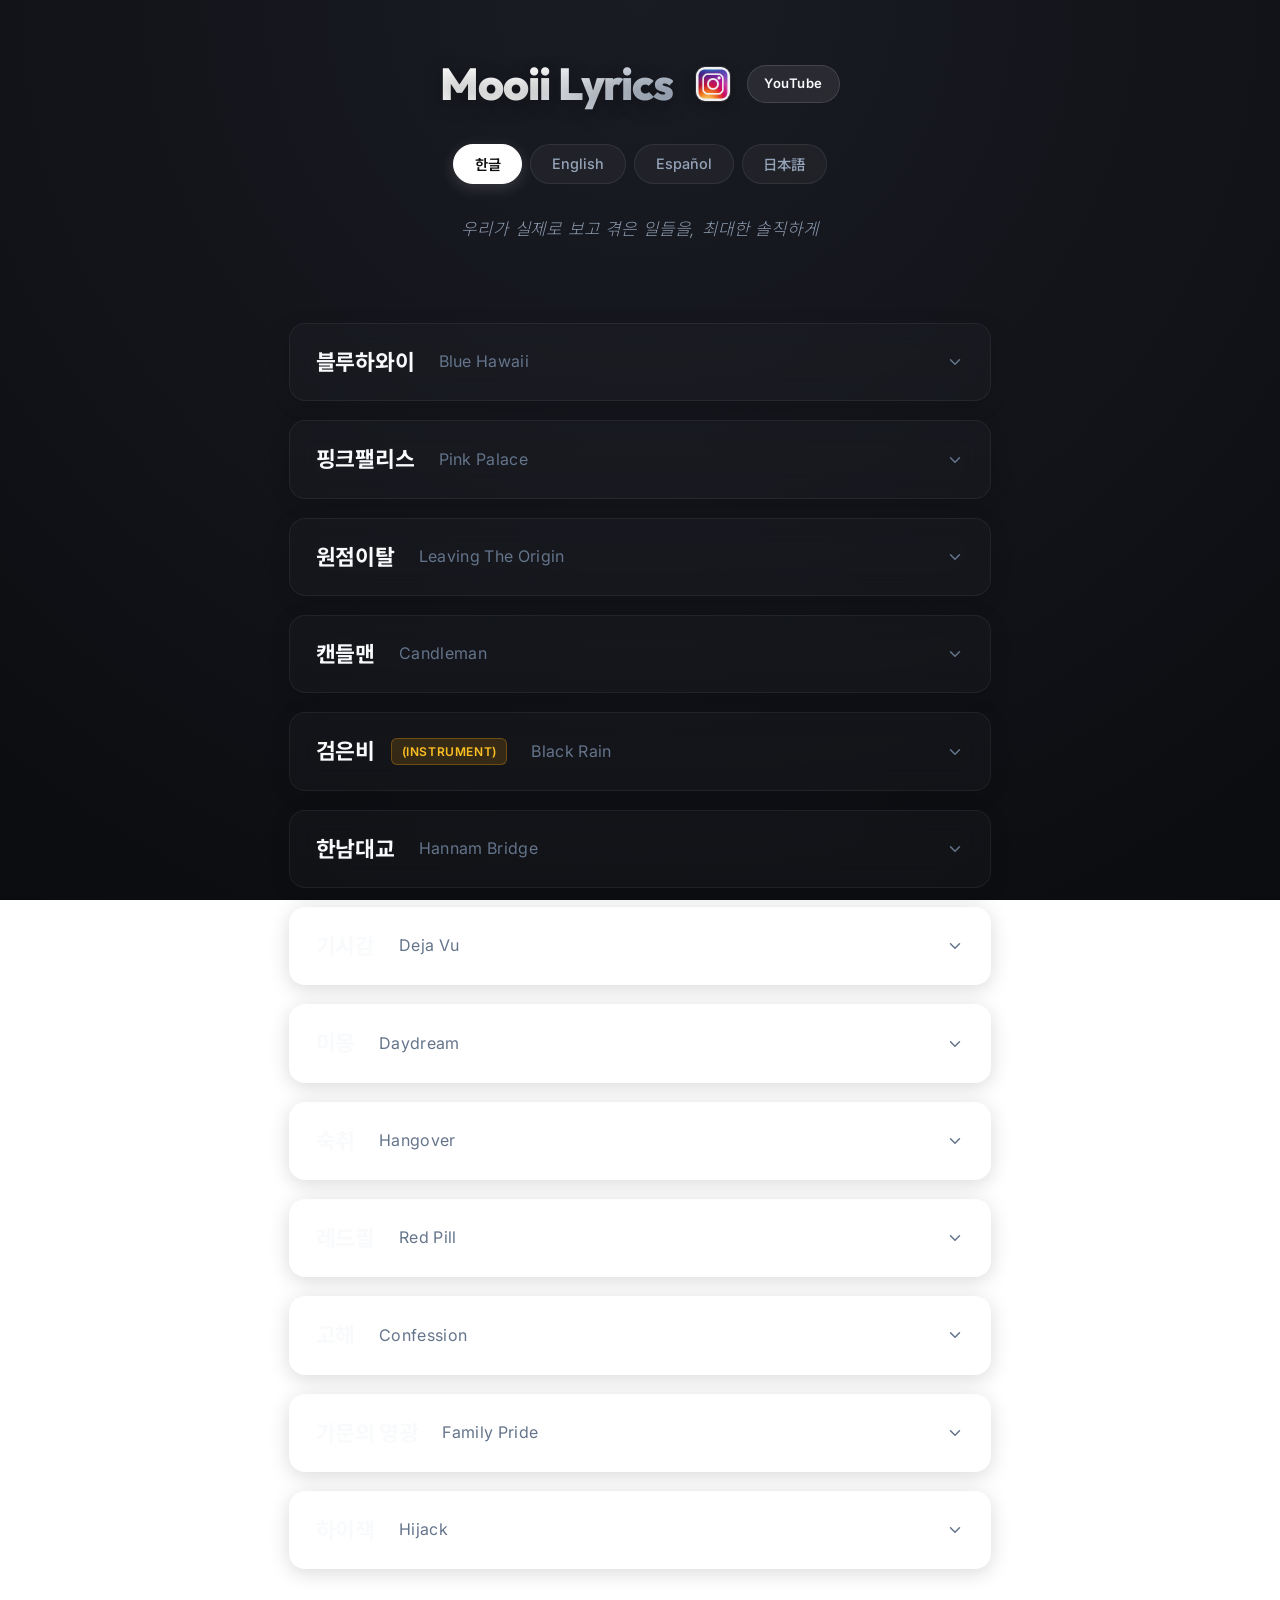
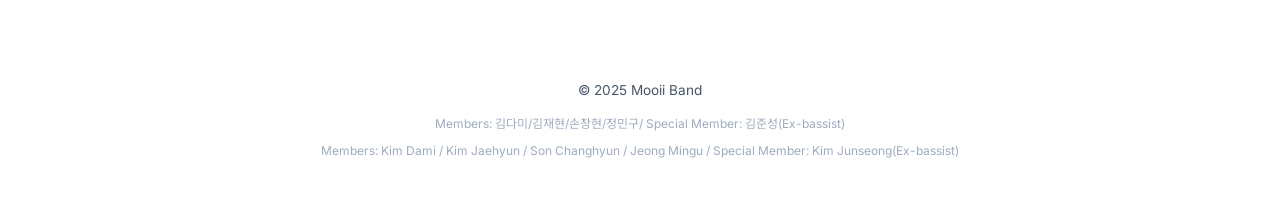
<file: index.html>
<!doctype html>
<html lang="ko">
  <head>
    <meta charset="UTF-8" />
    <meta name="viewport" content="width=device-width, initial-scale=1.0" />
    <title>Mooii Lyrics</title>
    <!-- Google Fonts for premium typography -->
    <link rel="preconnect" href="https://fonts.googleapis.com" />
    <link rel="preconnect" href="https://fonts.gstatic.com" crossorigin />
    <link
      href="https://fonts.googleapis.com/css2?family=Inter:wght@300;400;500;600;700&family=Outfit:wght@400;500;700;800&family=Noto+Sans+KR:wght@300;400;500;700&family=Noto+Sans+JP:wght@300;400;500;700&display=swap"
      rel="stylesheet" />
    <link rel="stylesheet" href="style.css" />
  </head>
  <body>
    <header>
      <div class="header-inner">
        <h1>Mooii Lyrics</h1>
        <a
          href="https://www.instagram.com/bandthemooii/"
          class="insta-link"
          target="_blank"
          aria-label="Mooii Instagram">
          <img src="static/icon.avif" alt="Instagram" class="insta-img" />
        </a>
        <a
          href="https://www.youtube.com/@bandthemooii"
          class="youtube-link"
          target="_blank"
          aria-label="Mooii YouTube">
          YouTube
        </a>
      </div>
      <div class="lang-switch">
        <button data-lang="ko">한글</button>
        <button data-lang="en">English</button>
        <button data-lang="es">Español</button>
        <button data-lang="ja">日本語</button>
      </div>

      <!-- Band slogan that changes dynamically based on selected language -->
      <p id="slogan" class="slogan">
        우리가 실제로 보고 겪은 일들을, 최대한 솔직하게
      </p>
    </header>

    <main id="songs-list">
      <!-- 곡 리스트가 JS로 렌더링됩니다 -->
    </main>

    <footer>
      <p>© 2025 Mooii Band</p>
      <p class="footer-note">
        Members: 김다미/김재현/손창현/정민구/ Special Member: 김준성(Ex-bassist)
      </p>
      <p class="footer-note">
        Members: Kim Dami / Kim Jaehyun / Son Changhyun / Jeong
        Mingu / Special Member: Kim Junseong(Ex-bassist)
      </p>
    </footer>
    <script src="lyrics.js"></script>
  </body>
</html>
</file>
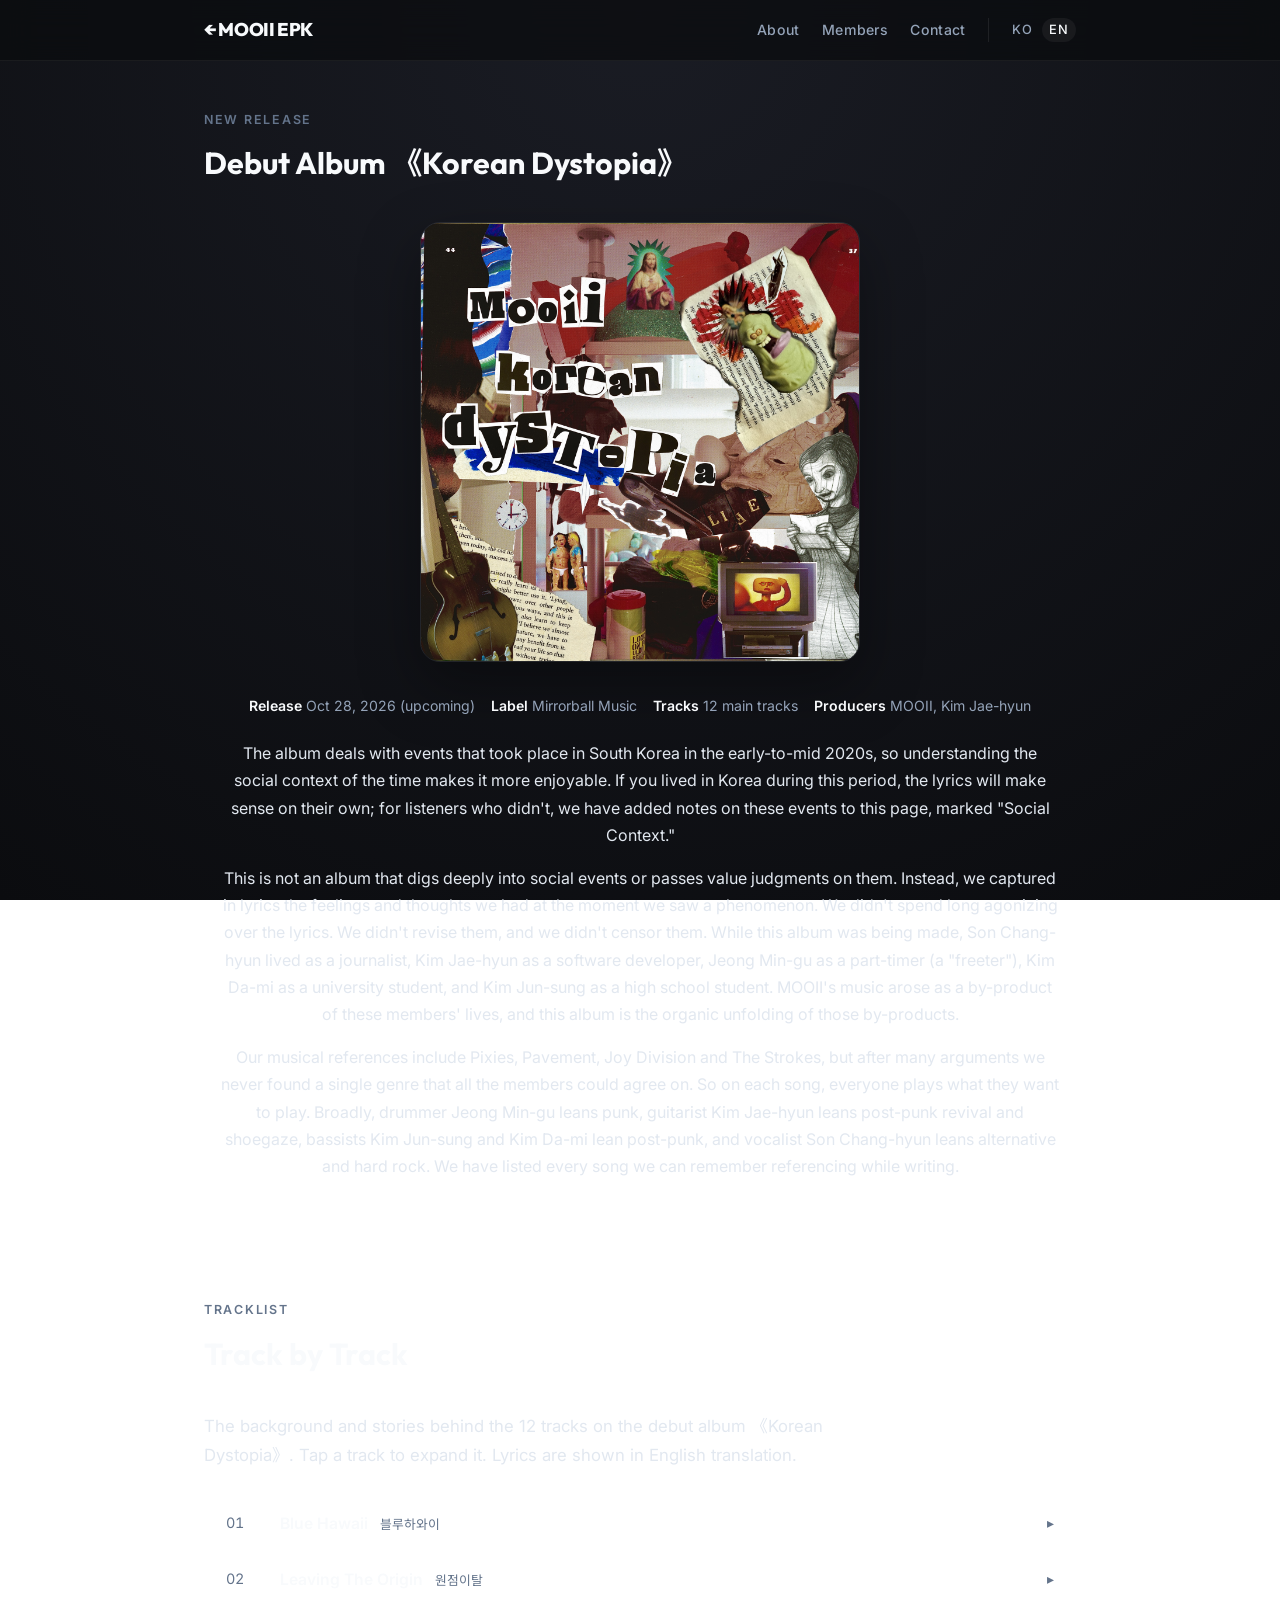
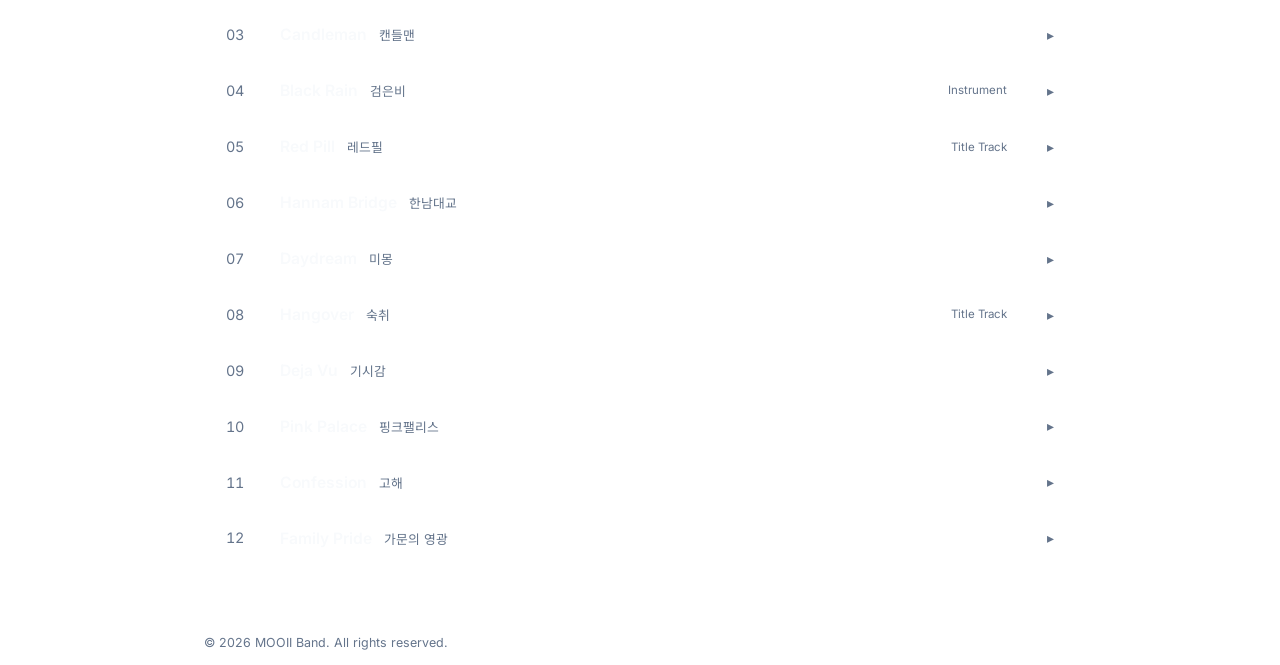
<file: mooii_epk/korean-dystopia-en.html>
<!doctype html>
<html lang="en">
  <head>
    <meta charset="UTF-8" />
    <meta name="viewport" content="width=device-width, initial-scale=1.0" />
    <title>MOOII — Debut Album "Korean Dystopia"</title>
    <meta
      name="description"
      content="MOOII's debut full-length album Korean Dystopia: album introduction, track-by-track stories and social context for international listeners." />
    <meta property="og:title" content="MOOII — Debut Album &quot;Korean Dystopia&quot;" />
    <meta
      property="og:description"
      content="MOOII's debut full-length album Korean Dystopia: album introduction, track-by-track stories and social context for international listeners." />
    <meta property="og:image" content="../static/korean_dystopia_album_cover.jpeg" />
    <meta property="og:type" content="website" />
    <link rel="alternate" hreflang="ko" href="korean-dystopia.html" />

    <link rel="preconnect" href="https://fonts.googleapis.com" />
    <link rel="preconnect" href="https://fonts.gstatic.com" crossorigin />
    <link
      href="https://fonts.googleapis.com/css2?family=Inter:wght@300;400;500;600;700&family=Outfit:wght@400;500;700;800&family=Noto+Sans+KR:wght@300;400;500;700&display=swap"
      rel="stylesheet" />
    <link rel="stylesheet" href="style.css" />
  </head>
  <body>
    <nav class="epk-nav">
      <div class="epk-nav-inner">
        <a class="epk-nav-brand" href="index.html">← MOOII EPK</a>
        <div class="epk-nav-links">
          <a href="index.html#about">About</a>
          <a href="index.html#members">Members</a>
          <a href="index.html#contact">Contact</a>
          <span class="lang-toggle">
            <a href="korean-dystopia.html" hreflang="ko">KO</a>
            <a href="korean-dystopia-en.html" class="active" aria-current="true">EN</a>
          </span>
        </div>
      </div>
    </nav>

    <main class="wrap" style="padding-top: 3rem;">
      <section style="border-top: none; padding-top: 0;">
        <div class="section-head">
          <p class="section-kicker">New Release</p>
          <h2>Debut Album 《Korean Dystopia》</h2>
        </div>

        <div class="album-hero">
          <img
            class="album-cover-hero"
            src="../static/korean_dystopia_album_cover.jpeg"
            alt="MOOII debut album Korean Dystopia cover art" />
        </div>

        <div class="album-intro">
          <div class="album-meta">
            <span><b>Release</b> Oct 28, 2026 (upcoming)</span>
            <span><b>Label</b> Mirrorball Music</span>
            <span><b>Tracks</b> 12 main tracks</span>
            <span><b>Producers</b> MOOII, Kim Jae-hyun</span>
          </div>
          <p class="lead">
            The album deals with events that took place in South Korea in the
            early-to-mid 2020s, so understanding the social context of the time
            makes it more enjoyable. If you lived in Korea during this period,
            the lyrics will make sense on their own; for listeners who didn't, we
            have added notes on these events to this page, marked "Social
            Context."
          </p>
          <p class="lead">
            This is not an album that digs deeply into social events or passes
            value judgments on them. Instead, we captured in lyrics the feelings
            and thoughts we had at the moment we saw a phenomenon. We didn't
            spend long agonizing over the lyrics. We didn't revise them, and we
            didn't censor them. While this album was being made, Son Chang-hyun
            lived as a journalist, Kim Jae-hyun as a software developer, Jeong
            Min-gu as a part-timer (a "freeter"), Kim Da-mi as a university
            student, and Kim Jun-sung as a high school student. MOOII's music
            arose as a by-product of these members' lives, and this album is the
            organic unfolding of those by-products.
          </p>
          <p class="lead">
            Our musical references include Pixies, Pavement, Joy Division and The
            Strokes, but after many arguments we never found a single genre that
            all the members could agree on. So on each song, everyone plays what
            they want to play. Broadly, drummer Jeong Min-gu leans punk, guitarist
            Kim Jae-hyun leans post-punk revival and shoegaze, bassists Kim
            Jun-sung and Kim Da-mi lean post-punk, and vocalist Son Chang-hyun
            leans alternative and hard rock. We have listed every song we can
            remember referencing while writing.
          </p>
        </div>
      </section>

      <section>
        <div class="section-head">
          <p class="section-kicker">Tracklist</p>
          <h2>Track by Track</h2>
        </div>
        <p class="lead">
          The background and stories behind the 12 tracks on the debut album
          《Korean Dystopia》. Tap a track to expand it. Lyrics are shown in
          English translation.
        </p>

        <div class="tracklist" style="margin-top: 1.6rem;">
          <details class="track-item">
            <summary class="track-row">
              <span class="no">01</span>
              <span><span class="title">Blue Hawaii</span> <span class="title-ko">블루하와이</span></span>
              <span class="tag"></span>
              <span class="chev">▸</span>
            </summary>
            <div class="track-detail">
              <div class="track-lyrics">
                <p class="lyrics-label">Lyrics</p>
                <p>I set the fire alight
And I tried to burn it all
Those happy faces
They'd drive me fucking crazy 

Would you look at me
Those words were stuck in my throat
If you keep acting like this
I won't just stay put anymore

I'll scare the hell out of them
I'll scare the hell out of them
I'll scare the hell out of them
I'll scare the hell out of them
I'll scare the hell out of them
I'll scare the hell out of them</p>
              </div>
              <div class="track-behind">
                <p class="behind-label">Behind</p>
                <p>In 2023, MOOII was booked for the Namwon Yocheon Beach Festival and decided to bring a song about summer. We had titled it "Blue Hawaii" as a working title and finished all the musical parts, melody included, but the lyrics wouldn't come. That summer was brutally hot and humid, and around then a series of stabbing attacks took place in Korea. We drank beer and talked about it for a long while. The next day, Son Chang-hyun brought in these lyrics. Some members objected to the content, but we had to perform it at the festival the following week, so there was no time to revise and the song came out as it was. They say it's a lyric mocking Choi Won-jong.</p>
              </div>
              <div class="track-social">
                <p class="social-label">Social Context</p>
                <p>In the summer of 2023, a number of high-profile stabbing attacks shocked Korea, including the Sillim Station attack and the Seohyeon Station attack. Choi Won-jong, the perpetrator of the Seohyeon Station attack and the inspiration for this lyric, had been an avid user of online communities with a pro-Japan bent. Afterwards, a culture of mocking pro-Japan users by calling them the "Won-jong gang" (원종단), after his name, took hold.</p>
              </div>
              <div class="track-refs">
                <p class="refs-label">Reference</p>
                <p>Pavement — Summer Babe, Elevate Me Later / Pixies — Surfer Rosa (guitar riffs)</p>
                <p class="refs-label">Motive</p>
                <p>Sillim-dong stabbing attack</p>
              </div>
              <p class="track-credits"><span class="label">credits:</span> Lyrics Son Chang-hyun · Music Kim Jae-hyun, Son Chang-hyun · Arranged by MOOII · Vocals Son Chang-hyun · Backing Vocals Kim Da-mi · Lead Guitar Kim Jae-hyun · Rhythm Guitar Kim Jae-hyun · Acoustic Guitar Son Chang-hyun · Bass Kim Jun-sung · Drums Jeong Min-gu · Mixing Oh Kwon-ho, Kim Jae-hyun · Recorded at Spot Sound Studio, mic'd at Ground Rehearsal Room</p>
            </div>
          </details>
          <details class="track-item">
            <summary class="track-row">
              <span class="no">02</span>
              <span><span class="title">Leaving The Origin</span> <span class="title-ko">원점이탈</span></span>
              <span class="tag"></span>
              <span class="chev">▸</span>
            </summary>
            <div class="track-detail">
              <div class="track-lyrics">
                <p class="lyrics-label">Lyrics</p>
                <p>Every time my eyes open
A reality that I can't accept
Keeps on squeezing me down
While me body continues to shake

Like melting ice
It just flows on 
Even if I try to hold on
I know I never could

Everything(x3) wasn't there from the start
Everything(x3) wasn't there from the start

Everyone around me says
That I'm the dumbass
That I already know that
I know, but I just can't do

Everything(x3) wasn't there from the start
Everything(x3) wasn't there from the start
Everything(x3) wasn't there from the start
Everything(x3) wasn't there from the start</p>
              </div>
              <div class="track-behind">
                <p class="behind-label">Behind</p>
                <p>A song written after a breakup. The original title was "Dawn" (여명), but since the next song written was "Hangover" (숙취), Jeong Min-gu said we would end up looking like a band of alcoholics* and changed the title to "Leaving The Origin" (원점이탈).</p>
                <p class="track-note"><em>* Yeomyeong 808 (여명 808) is a famous Korean hangover drink; "yeomyeong" means "dawn."</em></p>
              </div>
              <div class="track-refs">
                <p class="refs-label">Reference</p>
                <p>Pavement — Grounded</p>
                <p class="refs-label">Motive</p>
                <p>Son Chang-hyun's breakup</p>
              </div>
              <p class="track-credits"><span class="label">credits:</span> Lyrics Son Chang-hyun · Music Kim Jae-hyun, Son Chang-hyun · Arranged by MOOII · Vocals Son Chang-hyun · Lead Guitar Kim Jae-hyun · Rhythm Guitar Son Chang-hyun · Bass Kim Da-mi · Drums Jeong Min-gu · Mixing Kim Jae-hyun · Recorded at Harmonics Rehearsal Room</p>
            </div>
          </details>
          <details class="track-item">
            <summary class="track-row">
              <span class="no">03</span>
              <span><span class="title">Candleman</span> <span class="title-ko">캔들맨</span></span>
              <span class="tag"></span>
              <span class="chev">▸</span>
            </summary>
            <div class="track-detail">
              <div class="track-lyrics">
                <p class="lyrics-label">Lyrics</p>
                <p>I built an anthill*
I dragged in everything and built it
With one sweep of a broom
Everything was smashed to pieces

All the plans I made
Turned into scraps of paper
All the plans I made
Turned into scraps of paper

I gathered everything
My tower of Babel collapsed
I'll gather everything
And build it again

A downhill road, someday
Hits the end and climbs back up
If it isn't a mental victory
It's hard to hold on

All the plans I made
Turned into scraps of paper
All the plans I made
Turned into scraps of paper</p>
                <p class="track-note"><em>* "Ant" (개미) is Korean slang for a small retail investor.</em></p>
              </div>
              <div class="track-behind">
                <p class="behind-label">Behind</p>
                <p>A song mocking people who swagger about making a bit of money in a bull market, only to wail about losing a fortune a few days later. Honestly, we made money and lost it too, so it is also a song of self-mockery. Musically, it began when Jeong Min-gu, impressed by a YouTube video titled "Ko Jong-soo vs. Koo Ja-cheol,"* suggested we should have a song that starts this way. The video has no real content — it is a gag video in which photos of Ko Jong-soo's and Koo Ja-cheol's goal celebrations are edited in a confusing, chaotic way purely for laughs.</p>
                <p class="track-note"><em>* Ko Jong-soo and Koo Ja-cheol are Korean football players.</em></p>
                <p><a href="https://www.youtube.com/watch?v=J5N-xcwjYUk" target="_blank" rel="noopener">https://www.youtube.com/watch?v=J5N-xcwjYUk</a></p>
              </div>
              <div class="track-social">
                <p class="social-label">Social Context</p>
                <p>In Korea, bull markets driven by crypto in 2022 and by semiconductors in 2026 drew in large numbers of young investors, and stock and crypto investing spread quickly, especially among men in their twenties. Among the young, a mindset took hold that you can no longer get rich through work alone, so you must save and invest while you are as young as possible. Older generations who criticize this behavior form one axis of the generational conflict. Today, almost no young office workers in their twenties and thirties are without stock investments. But with prices so volatile, some young people have become rich, while others have lost everything they had saved.</p>
              </div>
              <div class="track-refs">
                <p class="refs-label">Reference</p>
                <p>Stevie Ray Vaughan — Pride and Joy / Rabbids Go Home Music — Bătută Din Moldova</p>
                <p class="refs-label">Motive</p>
                <p>2022 Bitcoin bull market / 2026 stock bull market</p>
              </div>
              <p class="track-credits"><span class="label">credits:</span> Lyrics Oh Jun-myung, Son Chang-hyun · Music Kim Jae-hyun, Son Chang-hyun, Jeong Min-gu · Arranged by MOOII · Vocals Son Chang-hyun · Lead Guitar Kim Jae-hyun · Rhythm Guitar Kim Jae-hyun · Bass Kim Jun-sung · Drums Jeong Min-gu · Sound Effects Kim Jae-hyun · Mixing Nam Kyung-un · Recorded at Sanbo Studio</p>
            </div>
          </details>
          <details class="track-item">
            <summary class="track-row">
              <span class="no">04</span>
              <span><span class="title">Black Rain</span> <span class="title-ko">검은비</span></span>
              <span class="tag">Instrument</span>
              <span class="chev">▸</span>
            </summary>
            <div class="track-detail">
              <div class="track-behind">
                <p class="behind-label">Behind</p>
                <p>"Black rain" refers to black-colored rain that falls mixed with dust and radioactive material after a nuclear explosion, a large-scale fire, or heavy air pollution.</p>
                <p>Calm in the beginning, explosive in the middle, and subsiding with a roar at the end. Shoegaze post-rock with a shredding guitar tone.</p>
              </div>
              <div class="track-refs">
                <p class="refs-label">Reference</p>
                <p>Film "Black Rain" (Shohei Imamura) / Super Smash Bros. Melee (2001) OST — All-Star Rest Area / Bulssajo — Seeing the Sunset in Chicken Broth</p>
                <p class="refs-label">Motive</p>
                <p>2026 US–Iran war</p>
              </div>
              <p class="track-credits"><span class="label">credits:</span> Music Kim Jae-hyun, Oh Jun-myung · Arranged by MOOII · Guitar Kim Jae-hyun · Bass Kim Jun-sung · Drums Jeong Min-gu · Mixing Kim Jae-hyun · Recorded at Sanbo Studio</p>
            </div>
          </details>
          <details class="track-item">
            <summary class="track-row">
              <span class="no">05</span>
              <span><span class="title">Red Pill</span> <span class="title-ko">레드필</span></span>
              <span class="tag">Title Track</span>
              <span class="chev">▸</span>
            </summary>
            <div class="track-detail">
              <div class="track-lyrics">
                <p class="lyrics-label">Lyrics</p>
                <p>The one
Held in your hand
I swallowed that red pill
Irresponsibly
I held you inside my dream
Please don't blame me

Soaked
Completely in fear
Stay inside my dream
Still
Nothing in me has changed
But the world feels so far away

Already
Gone
Still
Alive
Look
At me
Say
You like me

Even if I scream
That everyone
Should just die
Only dizzy
Voices
Keep echoing back

Now nothing
Works anymore
I should
Die first

Already
Gone
Still
Alive
Look
At me
Say
You like me</p>
              </div>
              <div class="track-behind">
                <p class="behind-label">Behind</p>
                <p>One day at rehearsal, Kim Jun-sung and Kim Jae-hyun arrived on time, while Jeong Min-gu and Son Chang-hyun were late. The two in the rehearsal room had nothing to say to each other, so Kim Jun-sung sang along to a bass line he was playing and Kim Jae-hyun layered a guitar line on top. To Jeong Min-gu and Son Chang-hyun, arriving later, it sounded like a pretty good song, and Kim Jun-sung finished the lyrics that same day, so the song came together in no time.</p>
              </div>
              <div class="track-refs">
                <p class="refs-label">Reference</p>
                <p>Joy Division — Transmission</p>
                <p class="refs-label">Motive</p>
                <p>An acquaintance who subscribes to Andrew Tate's YouTube channel</p>
              </div>
              <p class="track-credits"><span class="label">credits:</span> Lyrics Kim Jun-sung · Music Kim Jun-sung · Arranged by MOOII · Vocals Son Chang-hyun · Lead Guitar Kim Jae-hyun · Rhythm Guitar 1 Kim Jae-hyun · Rhythm Guitar 2 Son Chang-hyun · Bass Kim Jun-sung · Drums Jeong Min-gu · Sound Effects Oh Kwon-ho · Mixing Oh Kwon-ho · Recorded at Sanbo Studio &amp; Kim Jae-hyun's studio</p>
            </div>
          </details>
          <details class="track-item">
            <summary class="track-row">
              <span class="no">06</span>
              <span><span class="title">Hannam Bridge</span> <span class="title-ko">한남대교</span></span>
              <span class="tag"></span>
              <span class="chev">▸</span>
            </summary>
            <div class="track-detail">
              <div class="track-lyrics">
                <p class="lyrics-label">Lyrics</p>
                <p>It was really nothing
The day we first met
Was turning a bit colder for some reason
It was really nothing
The words we first exchanged
Was getting a bit tipsy for some reason

The two of us that first met on that day
We became one somewhere
As dawn broke, we parted ways
And we headed to a nameless street

Nothing really happened
Nothing really happened
Nothing really happened
Nothing really happened

The two of us that first met on that day
We became one somewhere
As dawn broke, we parted ways
And we headed to a nameless street

Nothing really happened
Nothing really happened
Nothing really happened
Nothing really happened

Nothing really happened
Nothing really happened
Nothing really happened
Nothing really happened</p>
              </div>
              <div class="track-behind">
                <p class="behind-label">Behind</p>
                <p>A story based on real events.</p>
              </div>
              <div class="track-refs">
                <p class="refs-label">Reference</p>
                <p>Hye-eun-i — Third Han River Bridge (제3한강교) / The Smiths — This Charming Man / The Smiths — Heaven Knows I'm Miserable Now</p>
              </div>
              <p class="track-credits"><span class="label">credits:</span> Lyrics Oh Jun-myung · Music Son Chang-hyun · Arranged by MOOII · Vocals Son Chang-hyun · Lead Guitar Kim Jae-hyun · Rhythm Guitar Son Chang-hyun · Bass Oh Jun-myung · Drums Jeong Min-gu · Mixing Oh Kwon-ho, Kim Jae-hyun · Recorded at Abbey Road Rehearsal Room</p>
            </div>
          </details>
          <details class="track-item">
            <summary class="track-row">
              <span class="no">07</span>
              <span><span class="title">Daydream</span> <span class="title-ko">미몽</span></span>
              <span class="tag"></span>
              <span class="chev">▸</span>
            </summary>
            <div class="track-detail">
              <div class="track-lyrics">
                <p class="lyrics-label">Lyrics</p>
                <p>You said goodbye, and I knew this was the end
It will scatter as time goes by, who doesn't know it's no big deal
An empty feeling, a bit of regret, I keep it inside without saying a word
But I get thirsty again, and I'll probably repeat the same things

F*ck, so damn sh*tty</p>
              </div>
              <div class="track-behind">
                <p class="behind-label">Behind</p>
                <p>A song made while the members were in the middle of a bad stretch with each other, jamming in silence without much thought. We finished it with lyrics that carry Son Chang-hyun's personal regrets.</p>
              </div>
              <div class="track-refs">
                <p class="refs-label">Reference</p>
                <p>Film "Sweet Dream" (Mimong, Yang Ju-nam) / My Bloody Valentine — To Here Knows When</p>
              </div>
              <p class="track-credits"><span class="label">credits:</span> Lyrics Son Chang-hyun · Music Kim Jae-hyun, Son Chang-hyun · Arranged by MOOII · Vocals Son Chang-hyun · Lead Guitar Kim Jae-hyun · Rhythm Guitar Kim Jun-sung · Bass Kim Da-mi · Drums Jeong Min-gu · Sound Effects Kim Jae-hyun · Mixing Kim Jae-hyun · Recorded at Harmonics Rehearsal Room</p>
            </div>
          </details>
          <details class="track-item">
            <summary class="track-row">
              <span class="no">08</span>
              <span><span class="title">Hangover</span> <span class="title-ko">숙취</span></span>
              <span class="tag">Title Track</span>
              <span class="chev">▸</span>
            </summary>
            <div class="track-detail">
              <div class="track-lyrics">
                <p class="lyrics-label">Lyrics</p>
                <p>The whole world makes me puke
Everything gets me to regret
But I know it doesn't mean anything
Just don't talk to me for a sec
I've become too miserable
I can't even swallow water
My head starts to go dizzy again
Can't squeeze a nap in here or there

I got to know her name yesterday
That girl with dark hair
As if she's never known me
She disappears in a blink of an eye
I was shoulder to shoulder with
That man with red hair
But as if he's never known me
He disappears without a goodbye
Just dont talk to me for a sec
Just dont talk to me for a sec
Please just dont talk to me for a sec
I beg you dont talk to me for a sec
Just dont talk to me for a sec
Just dont talk to me for a sec
Wait just dont talk to me for a sec
Please just let me be alone
Just leave me here alone
Just let me be alone</p>
              </div>
              <div class="track-behind">
                <p class="behind-label">Behind</p>
                <p>A song built on the worst hangover Kim Jae-hyun ever had, after drinking on top of cold medicine. The line "Don't talk to me for a moment" is what he wanted to say to the guy who shouted at him to get out of the way while he was half-dead in a bathroom at Busan Station.</p>
              </div>
              <div class="track-refs">
                <p class="refs-label">Reference</p>
                <p>McCarthy — Red Sleeping Beauty</p>
                <p class="refs-label">Motive</p>
                <p>2023, Kim Jae-hyun's hangover</p>
              </div>
              <p class="track-credits"><span class="label">credits:</span> Lyrics Kim Jae-hyun, Oh Jun-myung · Music Kim Jae-hyun, Son Chang-hyun · Arranged by MOOII · Vocals Son Chang-hyun · Lead Guitar Kim Jae-hyun · Rhythm Guitar Kim Jae-hyun · Bass Kim Jun-sung · Drums Jeong Min-gu · Mixing Oh Kwon-ho · Recorded at Lopamel Studio, mic'd at Bully Rehearsal Room</p>
            </div>
          </details>
          <details class="track-item">
            <summary class="track-row">
              <span class="no">09</span>
              <span><span class="title">Deja Vu</span> <span class="title-ko">기시감</span></span>
              <span class="tag"></span>
              <span class="chev">▸</span>
            </summary>
            <div class="track-detail">
              <div class="track-lyrics">
                <p class="lyrics-label">Lyrics</p>
                <p>That girl I met today
Feels like I've seen her somewhere
Black eyes and black hair
The kind you can see anywhere

Something in the vibe felt similar
It was definitely like this before too

It never really comes true
But I guess I follow like a magnet

Now I feel it every time I meet her
Every time, I feel it like that
Now I feel it every time I meet her
Every time, I feel it like that</p>
              </div>
              <div class="track-behind">
                <p class="behind-label">Behind</p>
                <p>Member B receives news of the death of P, whom they had loved from afar.</p>
              </div>
              <div class="track-refs">
                <p class="refs-label">Reference</p>
                <p>Sister's Barbershop (언니네 이발관) — Times of 2002 (guitar line)</p>
                <p class="refs-label">Motive</p>
                <p>2021, news of the death of an acquaintance of Oh Jun-myung and Kim Jae-hyun</p>
              </div>
              <p class="track-credits"><span class="label">credits:</span> Lyrics Son Chang-hyun, Oh Jun-myung · Music Kim Jae-hyun, Son Chang-hyun · Arranged by MOOII · Vocals Son Chang-hyun · Lead Guitar Kim Jae-hyun · Rhythm Guitar Kim Jae-hyun, Kim Jun-sung · Bass Kim Jun-sung · Drums Jeong Min-gu · Mixing Kim Jae-hyun · Recorded at Sanbo Studio &amp; Kim Jae-hyun's studio</p>
            </div>
          </details>
          <details class="track-item">
            <summary class="track-row">
              <span class="no">10</span>
              <span><span class="title">Pink Palace</span> <span class="title-ko">핑크팰리스</span></span>
              <span class="tag"></span>
              <span class="chev">▸</span>
            </summary>
            <div class="track-detail">
              <div class="track-lyrics">
                <p class="lyrics-label">Lyrics</p>
                <p>I could never see, your naked bodies
The castle crumbled down, from the reddest place
So gracelessly

People know nothing about the blessings they've been given
They believe in idle eternal life, everlasting for them
It doesn't make any sense 

I'm screaming I can’t die just yet, only because I guess that's what I must do
it's not what I really want
If no one can even stand me, how am I even supposed to bear
It's so hypocritical

The princess inside a white castle she prayed
As she started to doubt, he had to face death
The prince with rotting skin, hidden behind his cage
When he came in their view, they all ran away
Despising and loathing him

*"Because their own bodies are just fine"*</p>
              </div>
              <div class="track-behind">
                <p class="behind-label">Behind</p>
                <p>A song about "Pink Palace," a documentary dealing with the sexuality of people with disabilities. Musically, it was finished right away on the day of rehearsal: Jeong Min-gu heard Kim Jae-hyun trying out Michael Jackson's "Black or White" in a Strokes style, and asked him to loosen it up with the languor of a setting sun. That day, Oh Jun-myung was late to rehearsal because of the Solidarity Against Disability Discrimination (SADD) subway protest, which is why disability became the subject of the lyrics. Son Chang-hyun and Jeong Min-gu, who had been deeply impressed by the documentary Pink Palace, suggested naming the song "Pink Palace."</p>
              </div>
              <div class="track-social">
                <p class="social-label">Social Context</p>
                <p>From late 2021 to late 2023, the Solidarity Against Disability Discrimination (SADD, 전장연) kept up protests at major subway stations, blocking passengers from boarding and train doors from opening and closing, which disrupted train service, to demand a larger welfare budget for people with disabilities and the right to leave institutions (deinstitutionalization). The protests inconvenienced many citizens, became a major controversy, and turned public attitudes toward people with disabilities negative. Still, they also became the occasion for the mandatory introduction of low-floor buses and for the partial adoption of laws guaranteeing and supporting the rights of people with disabilities.</p>
              </div>
              <div class="track-refs">
                <p class="refs-label">Reference</p>
                <p>Michael Jackson — Black or White (riff) / The Strokes — The Modern Age</p>
                <p class="refs-label">Motive</p>
                <p>Documentary "Pink Palace"</p>
              </div>
              <p class="track-credits"><span class="label">credits:</span> Lyrics Kim Jae-hyun · Music Kim Jae-hyun, Son Chang-hyun · Arranged by MOOII · Vocals Son Chang-hyun · Lead Guitar Kim Jae-hyun · Rhythm Guitar Kim Jae-hyun, Kim Jun-sung · Bass Kim Jun-sung · Drums Jeong Min-gu · Keyboards Kim Jae-hyun · Mixing Nam Kyung-un · Recorded at Sanbo Studio, mic'd at Bijou Rehearsal Room</p>
            </div>
          </details>
          <details class="track-item">
            <summary class="track-row">
              <span class="no">11</span>
              <span><span class="title">Confession</span> <span class="title-ko">고해</span></span>
              <span class="tag"></span>
              <span class="chev">▸</span>
            </summary>
            <div class="track-detail">
              <div class="track-lyrics">
                <p class="lyrics-label">Lyrics</p>
                <p>Every day I blame you
Saying I did nothing wrong
That's how I barely keep going
That's just how I've been living
With nothing to do, I walk the streets
And then a thought hits me
All the problems
Were made by me

The one who changed was me
The one who changed was me
The one who changed was me
None of this was your fault

The one who changed was me
The one who changed was me
The one who changed was me
Now I can't take it back

I tried with everything I had
To turn back what had changed
But what won't work
Never worked till the end
Now what I'm supposed to do
I don't know anything anymore
Only residue sticks to me and stays

The one who changed was me
The one who changed was me
The one who changed was me
None of this was your fault

The one who changed was me
The one who changed was me
The one who changed was me
Now it's far too late</p>
              </div>
              <div class="track-behind">
                <p class="behind-label">Behind</p>
                <p>A song knocked out in rehearsal the day after Son Chang-hyun broke up with his girlfriend, born from an improvised jam. The original lyrics were rather vulgar: "You con artist bitch, how much money did I spend on you, give me my money back. You ruined my life." But after a few conversations with her, Son Chang-hyun realized he was at fault too, and immediately changed the lyrics to a confession of repentance. Below is the moment we recorded, right after the song came together.</p>
                <audio class="jam-player" controls preload="none" src="../static/confession_jam.m4a"></audio>
                <p><span class="label">Kim Jae-hyun's thoughts:</span> Son Chang-hyun's ex-girlfriend was an international student, and when her WeChat Pay account was suspended* and she was in a bind, he gave her about 5 million won in financial support, including paying her tuition. After they broke up, the fact that he had lent her the money was left to fade away. The total cost of making Korean Dystopia was less than 5 million won; 5 million won is a lot of money, and not paying it back feels like a kind of fraud. I respect Chang-hyun for saying coolly that it's fine not to be paid back, but I don't understand it.</p>
                <p class="track-note"><em>* See "Social Context" below.</em></p>
              </div>
              <div class="track-social">
                <p class="social-label">Social Context</p>
                <p>A Chinese voice-phishing ring operating in Korea was caught after using WeChat Pay as a means of currency exchange. In response, the police took the drastic measure of suspending every foreign-linked account that had attempted currency exchange via WeChat. Innocent people who had tried to exchange money through WeChat, such as international students and tourists, also had their accounts suspended, and Son Chang-hyun's ex-girlfriend was one such case.</p>
              </div>
              <div class="track-refs">
                <p class="refs-label">Reference</p>
                <p>Oasis — Bonehead's Bank Holiday / The Clash — Spanish Bombs</p>
                <p class="refs-label">Motive</p>
                <p>The WeChat Pay suspension of international students, and Son Chang-hyun's breakup</p>
              </div>
              <p class="track-credits"><span class="label">credits:</span> Lyrics Son Chang-hyun · Music Kim Jae-hyun, Son Chang-hyun · Arranged by MOOII · Vocals Son Chang-hyun · Lead Guitar Kim Jae-hyun · Rhythm Guitar Kim Jae-hyun, Kim Jun-sung · Bass Kim Jun-sung · Drums Jeong Min-gu · Mixing Nam Kyung-un · Recorded at Spot Sound Studio, mic'd at Bijou Rehearsal Room</p>
            </div>
          </details>
          <details class="track-item">
            <summary class="track-row">
              <span class="no">12</span>
              <span><span class="title">Family Pride</span> <span class="title-ko">가문의 영광</span></span>
              <span class="tag"></span>
              <span class="chev">▸</span>
            </summary>
            <div class="track-detail">
              <div class="track-lyrics">
                <p class="lyrics-label">Lyrics</p>
                <p>My grandpa, who took the redpill
Talking about the state of affairs on the youtube comment section
Saying he'll make this country great again
Left home with a solemn face

My grandpa, who beat a policeman
They can't just cut him loose this time
Our family's a patriot's family
Our family's a martyr's family

My dad, a vigilant citizen
The biggest fan of MSNBC
Saying he'll make this country great again 
Says republicans should just get lost

My dad who succeeded in astroturfing
They can't just cut him loose this time
Our family's a patriot's family
Our family's a martyr's family

For a reasonable conservative like me
The internet is the only place where I can be free
Saying I fucking hate that feminist politician
I wrote a couple things in the comment section

I finally got a couple hundred likes
But they can't just cut me loose this time
Our family's a patriot's family
Our family's a fucked up family</p>
              </div>
              <div class="track-behind">
                <p class="behind-label">Behind</p>
                <p>Kim Jun-sung, MOOII's former bassist, lived in the same apartment complex as Yoon Suk-yeol, the former president of South Korea*. On the day of his impeachment, the complex descended into chaos with protesters** and police. In the middle of it, Kim Jun-sung slipped out of the complex and recorded the voices on his phone just as they were. The outcry of "The country is ruined!" in the middle of the song is that very voice.</p>
                <p class="track-note"><em>* Yoon Suk-yeol, the 20th president of South Korea, declared martial law in December 2024 and was impeached and removed from office in 2025.</em></p>
                <p class="track-note"><em>** Protesters who supported Yoon Suk-yeol.</em></p>
              </div>
              <div class="track-social">
                <p class="social-label">Social Context</p>
                <p>In Korea, voting tendencies split by generation and gender: people in their 70s and older tend to support right-wing parties, the middle-aged (40s to 60s) tend to support left-wing parties, and the younger generation tends to support right-wing parties again. Men mostly support right-wing parties, and women mostly support left-wing ones. Behind this lie the historical context of Korea's rise from an undeveloped country, through a developing one, to an advanced one, as well as factors such as men's military service.</p>
              </div>
              <div class="track-refs">
                <p class="refs-label">Reference</p>
                <p>Film "Our Grandson Is the Best" (우리손자 베스트, Kim Su-hyeon) / Novel "Three Generations" (삼대, Yeom Sang-seop) / Pink Floyd — Comfortably Numb / White Stripes — Ball and Biscuit (solo) / Led Zeppelin — Moby Dick (Phase 1)</p>
              </div>
              <p class="track-credits"><span class="label">credits:</span> Lyrics Son Chang-hyun, Oh Jun-myung · Music Kim Jae-hyun, Son Chang-hyun · Arranged by MOOII · Vocals Son Chang-hyun · Backing Vocals Kim Da-mi · Lead Guitar Kim Jae-hyun · Rhythm Guitar Son Chang-hyun · Bass Kim Da-mi · Drums Jeong Min-gu · Mixing Nam Kyung-un · Recorded at Spot Sound Studio, mic'd at Ground Rehearsal Room</p>
            </div>
          </details>
        </div>
      </section>
    </main>

    <footer class="wrap">
      <p class="footer-copy">© 2026 MOOII Band. All rights reserved.</p>
    </footer>
  </body>
</html>
</file>
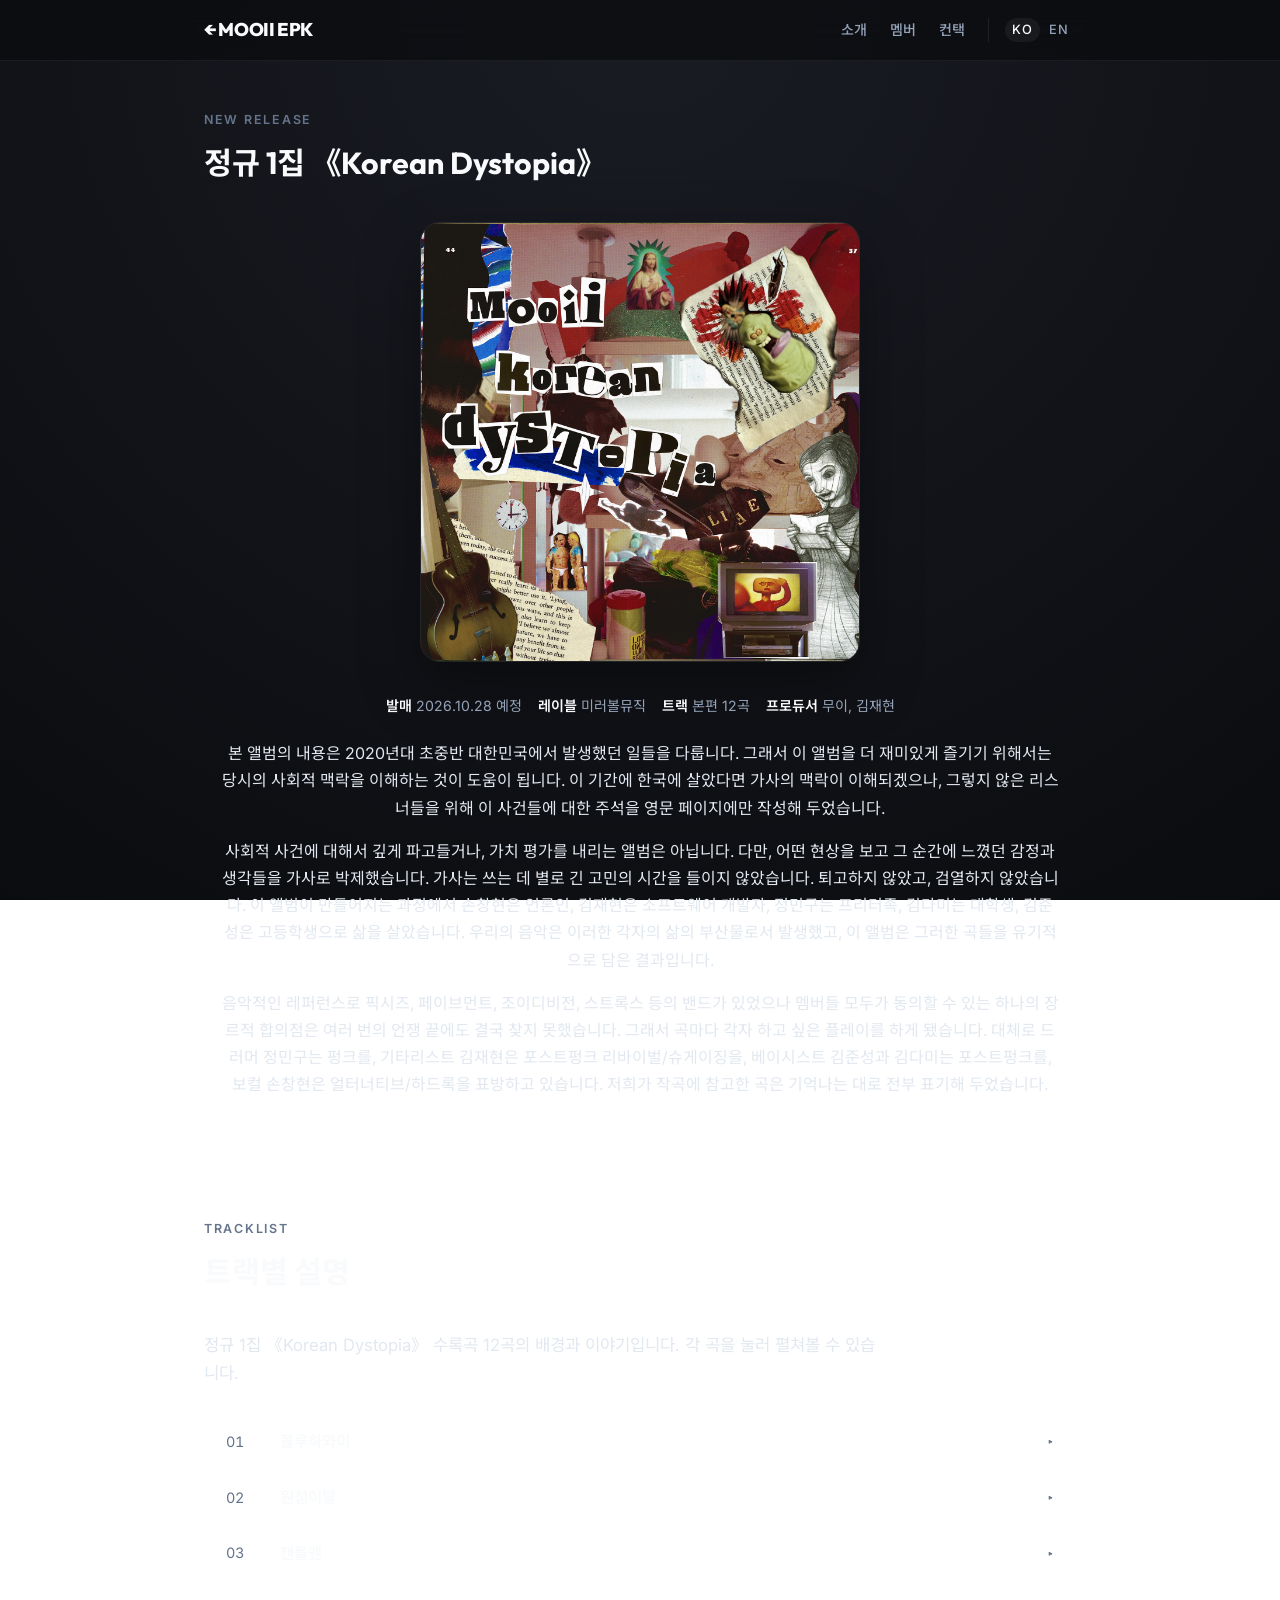
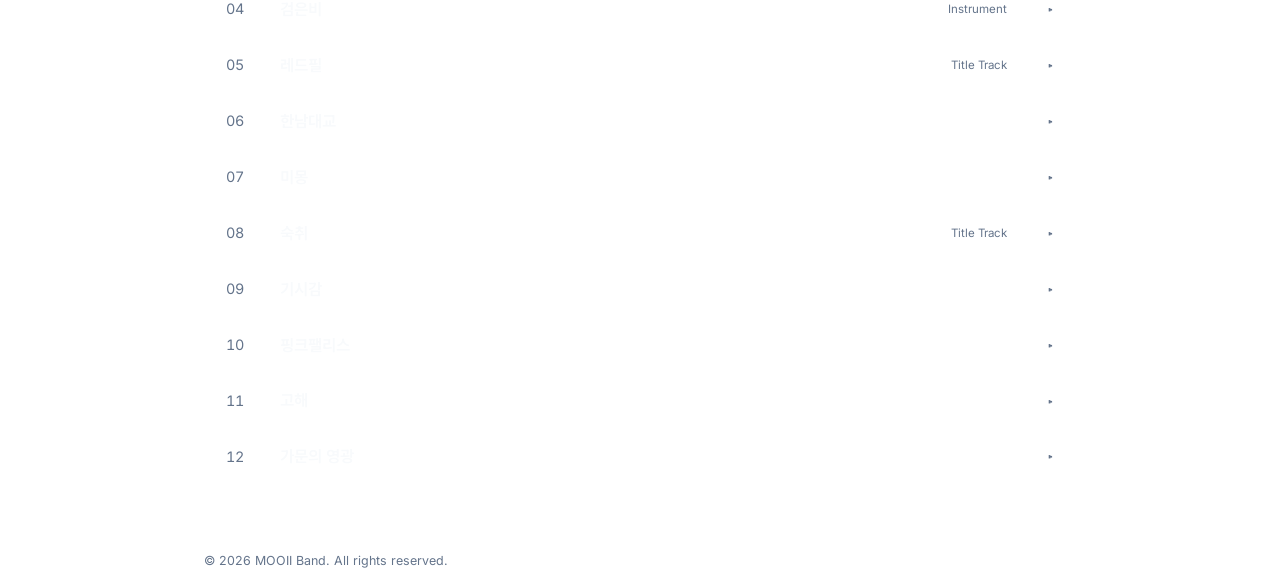
<file: mooii_epk/korean-dystopia.html>
<!doctype html>
<html lang="ko">
  <head>
    <meta charset="UTF-8" />
    <meta name="viewport" content="width=device-width, initial-scale=1.0" />
    <title>MOOII — 정규 1집 《Korean Dystopia》</title>
    <meta
      name="description"
      content="무이(MOOII) 정규 1집 《Korean Dystopia》 앨범 소개와 트랙별 설명." />
    <meta property="og:title" content="MOOII — 정규 1집 《Korean Dystopia》" />
    <meta
      property="og:description"
      content="무이(MOOII) 정규 1집 《Korean Dystopia》 앨범 소개와 트랙별 설명." />
    <meta property="og:image" content="../static/korean_dystopia_album_cover.jpeg" />
    <meta property="og:type" content="website" />
    <link rel="alternate" hreflang="en" href="korean-dystopia-en.html" />

    <link rel="preconnect" href="https://fonts.googleapis.com" />
    <link rel="preconnect" href="https://fonts.gstatic.com" crossorigin />
    <link
      href="https://fonts.googleapis.com/css2?family=Inter:wght@300;400;500;600;700&family=Outfit:wght@400;500;700;800&family=Noto+Sans+KR:wght@300;400;500;700&display=swap"
      rel="stylesheet" />
    <link rel="stylesheet" href="style.css" />
  </head>
  <body>
    <nav class="epk-nav">
      <div class="epk-nav-inner">
        <a class="epk-nav-brand" href="index.html">← MOOII EPK</a>
        <div class="epk-nav-links">
          <a href="index.html#about">소개</a>
          <a href="index.html#members">멤버</a>
          <a href="index.html#contact">컨택</a>
          <span class="lang-toggle">
            <a href="korean-dystopia.html" class="active" aria-current="true">KO</a>
            <a href="korean-dystopia-en.html" hreflang="en">EN</a>
          </span>
        </div>
      </div>
    </nav>

    <main class="wrap" style="padding-top: 3rem;">
      <section style="border-top: none; padding-top: 0;">
        <div class="section-head">
          <p class="section-kicker">New Release</p>
          <h2>정규 1집 《Korean Dystopia》</h2>
        </div>

        <div class="album-hero">
          <img
            class="album-cover-hero"
            src="../static/korean_dystopia_album_cover.jpeg"
            alt="무이 정규 1집 《Korean Dystopia》 앨범 커버" />
        </div>

        <div class="album-intro">
          <div class="album-meta">
            <span><b>발매</b> 2026.10.28 예정</span>
            <span><b>레이블</b> 미러볼뮤직</span>
            <span><b>트랙</b> 본편 12곡</span>
            <span><b>프로듀서</b> 무이, 김재현</span>
          </div>
          <p class="lead">
            본 앨범의 내용은 2020년대 초중반 대한민국에서 발생했던 일들을 다룹니다. 그래서 이 앨범을 더 재미있게 즐기기 위해서는 당시의 사회적 맥락을 이해하는 것이 도움이 됩니다. 이 기간에 한국에 살았다면 가사의 맥락이 이해되겠으나, 그렇지 않은 리스너들을 위해 이 사건들에 대한 주석을 영문 페이지에만 작성해 두었습니다.
          </p>
          <p class="lead">
            사회적 사건에 대해서 깊게 파고들거나, 가치 평가를 내리는 앨범은 아닙니다. 다만, 어떤 현상을 보고 그 순간에 느꼈던 감정과 생각들을 가사로 박제했습니다. 가사는 쓰는 데 별로 긴 고민의 시간을 들이지 않았습니다. 퇴고하지 않았고, 검열하지 않았습니다. 이 앨범이 만들어지는 과정에서 손창현은 언론인, 김재현은 소프트웨어 개발자, 정민구는 프리터족, 김다미는 대학생, 김준성은 고등학생으로 삶을 살았습니다. 우리의 음악은 이러한 각자의 삶의 부산물로서 발생했고, 이 앨범은 그러한 곡들을 유기적으로 담은 결과입니다.
          </p>
          <p class="lead">
            음악적인 레퍼런스로 픽시즈, 페이브먼트, 조이디비전, 스트록스 등의 밴드가 있었으나 멤버들 모두가 동의할 수 있는 하나의 장르적 합의점은 여러 번의 언쟁 끝에도 결국 찾지 못했습니다. 그래서 곡마다 각자 하고 싶은 플레이를 하게 됐습니다. 대체로 드러머 정민구는 펑크를, 기타리스트 김재현은 포스트펑크 리바이벌/슈게이징을, 베이시스트 김준성과 김다미는 포스트펑크를, 보컬 손창현은 얼터너티브/하드록을 표방하고 있습니다. 저희가 작곡에 참고한 곡은 기억나는 대로 전부 표기해 두었습니다.
          </p>
        </div>
      </section>

      <section>
        <div class="section-head">
          <p class="section-kicker">Tracklist</p>
          <h2>트랙별 설명</h2>
        </div>
        <p class="lead">
          정규 1집 《Korean Dystopia》 수록곡 12곡의 배경과 이야기입니다. 각
          곡을 눌러 펼쳐볼 수 있습니다.
        </p>

        <div class="tracklist" style="margin-top: 1.6rem;">
          <details class="track-item">
            <summary class="track-row">
              <span class="no">01</span>
              <span><span class="title">블루하와이</span></span>
              <span class="tag"></span>
              <span class="chev">▸</span>
            </summary>
            <div class="track-detail">
              <div class="track-lyrics">
                <p class="lyrics-label">Lyrics</p>
                <p>불을 붙혀놓고
태워 버리려 했었지
즐거운 모습들이
배알이 너무 꼴려서

날 좀 봐달라고
목구멍 끝까지 차올랐어
계속 이럴거면
나도 가만있지 않을거야

전부 겁을 먹게 만들거야
전부 겁을 먹게 만들거야
전부 겁을 먹게 만들거야
전부 겁을 먹게 만들거야
전부 겁을 먹게 만들거야
전부 겁을 먹게 만들거야</p>
              </div>
              <div class="track-behind">
                <p class="behind-label">Behind</p>
                <p>2023년 남원 요천비치 페스티벌에 참가하게 된 무이는, 여름을 주제로 한 곡을 하나 써 가기로 한다. 가제를 블루하와이로 짓고, 멜로디를 포함한 모든 음악적인 부분을 완성했지만 가사가 나오지 않았다. 그 해 여름은 아주 덥고 습했고, 이 때쯤 한국에서 연쇄적으로 칼부림 사건이 일어난다. 우리는 맥주를 마시면서 관련된 얘기를 한참 했다. 다음날 손창현이 이 가사를 가져왔다. 멤버 일부가 가사의 내용에 반대했으나 다음 주에 페스티벌에서 선보여야 했기에 더 수정할 시간이 없었고 그대로 곡이 나왔다. 최원종을 조롱하는 가사라고 한다.</p>
              </div>
              <div class="track-refs">
                <p class="refs-label">Reference</p>
                <p>Pavement — Summer Babe, Elevate Me Later / Pixies — Surfer Rosa (guitar riffs)</p>
                <p class="refs-label">Motive</p>
                <p>신림동 칼부림사건</p>
              </div>
              <p class="track-credits"><span class="label">credits:</span> 작사 손창현 · 작곡 김재현, 손창현 · 편곡 무이 · 보컬 손창현 · 백그라운드 보컬 김다미 · 리드 기타 김재현 · 리듬 기타 김재현 · 어쿠스틱 기타 손창현 · 베이스 김준성 · 드럼 정민구 · 믹싱 오권호, 김재현 · 레코딩 스팟사운드 스튜디오, 그라운드 합주실에서 마이킹</p>
            </div>
          </details>
          <details class="track-item">
            <summary class="track-row">
              <span class="no">02</span>
              <span><span class="title">원점이탈</span></span>
              <span class="tag"></span>
              <span class="chev">▸</span>
            </summary>
            <div class="track-detail">
              <div class="track-lyrics">
                <p class="lyrics-label">Lyrics</p>
                <p>눈이 떠질 때마다
받아 들이기 싫은
사실들에 조여져
몸은 계속 떨려와

마치 녹은 얼음과
같이 흘러가는걸
애써 잡으려해도
안된다는걸 알아

모든게 모든게 모든게 원래 없었어
모든게 모든게 모든게 원래 없었어

모두가 내게 말해
내가 병신이라고
나도 그정돈 알아
알지만 못하는 날

모든게 모든게 모든게 원래 없었어
모든게 모든게 모든게 원래 없었어
모든게 모든게 모든게 원래 없었어
모든게 모든게 모든게 원래 없었어</p>
              </div>
              <div class="track-behind">
                <p class="behind-label">Behind</p>
                <p>이별 후에 쓴 곡. 원래 제목은 여명이었으나, 그 다음으로 만들어진 곡이 "숙취"였기 때문에 정민구가 이대로 가다간 알코올 중독자의 밴드처럼 보이겠다고 제목을 원점이탈로 바꾸었다.</p>
              </div>
              <div class="track-refs">
                <p class="refs-label">Reference</p>
                <p>Pavement — Grounded</p>
                <p class="refs-label">Motive</p>
                <p>손창현의 이별</p>
              </div>
              <p class="track-credits"><span class="label">credits:</span> 작사 손창현 · 작곡 김재현, 손창현 · 편곡 무이 · 보컬 손창현 · 리드 기타 김재현 · 리듬 기타 손창현 · 베이스 김다미 · 드럼 정민구 · 믹싱 김재현 · 레코딩 하모닉스 합주실에서 마이킹</p>
            </div>
          </details>
          <details class="track-item">
            <summary class="track-row">
              <span class="no">03</span>
              <span><span class="title">캔들맨</span></span>
              <span class="tag"></span>
              <span class="chev">▸</span>
            </summary>
            <div class="track-detail">
              <div class="track-lyrics">
                <p class="lyrics-label">Lyrics</p>
                <p>개미집을 지어놨어
모든걸 끌어다 지었어
빗자루질 한방에 다
모든게 박살이 났어

내가 세운 계획이 다
휴지조각이 되었어
내가 세운 계획이 다
휴지조각이 되었어

모든걸 다 끌어모은
내 바벨탑이 무너졌어
모든걸 끌어모아서
또다시 지어보겠어

내리막길은 언젠가
끝을찍고 올라가
정신승리가 아니면
버티기가 힘들어

내가 세운 계획이 다
휴지조각이 되었어
내가 세운 계획이 다
휴지조각이 되었어</p>
              </div>
              <div class="track-refs">
                <p class="refs-label">Reference</p>
                <p>Stevie Ray Vaughan — Pride and Joy / Rabbids Go Home Music — Bãtutã Din Moldova</p>
                <p class="refs-label">Motive</p>
                <p>2022 비트코인 상승장 / 2026 주식 상승장</p>
              </div>
              <p class="track-credits"><span class="label">credits:</span> 작사 오준명, 손창현 · 작곡 김재현, 손창현, 정민구 · 편곡 무이 · 보컬 손창현 · 리드 기타 김재현 · 리듬 기타 김재현 · 베이스 김준성 · 드럼 정민구 · 사운드 이펙트 김재현 · 믹싱 남경운 · 레코딩 산보 스튜디오</p>
            </div>
          </details>
          <details class="track-item">
            <summary class="track-row">
              <span class="no">04</span>
              <span><span class="title">검은비</span></span>
              <span class="tag">Instrument</span>
              <span class="chev">▸</span>
            </summary>
            <div class="track-detail">
              <div class="track-behind">
                <p class="behind-label">Behind</p>
                <p>핵폭발 직후나 대규모 화재, 공기 오염 등으로 인해 먼지와 방사성 물질 등이 섞여서 내리는 검은색 비를 뜻한다.</p>
                <p>초반엔 잔잔, 중반엔 폭발적, 후반엔 굉음과 함께 소강. 찢어지는 듯한 기타톤의 슈게이징-포스트락.</p>
              </div>
              <div class="track-refs">
                <p class="refs-label">Reference</p>
                <p>영화 《검은비》(이마무라 쇼헤이) / Super Smash Bros. Melee(2001) OST — All-Star Rest Area / 불싸조 — 닭국물에서 노을을 보다</p>
                <p class="refs-label">Motive</p>
                <p>2026 미국 이란 전쟁</p>
              </div>
              <p class="track-credits"><span class="label">credits:</span> 작곡 김재현, 오준명 · 편곡 무이 · 기타 김재현 · 베이스 김준성 · 드럼 정민구 · 믹싱 김재현 · 레코딩 산보 스튜디오</p>
            </div>
          </details>
          <details class="track-item">
            <summary class="track-row">
              <span class="no">05</span>
              <span><span class="title">레드필</span></span>
              <span class="tag">Title Track</span>
              <span class="chev">▸</span>
            </summary>
            <div class="track-detail">
              <div class="track-lyrics">
                <p class="lyrics-label">Lyrics</p>
                <p>당신의
손에 쥐어진
빨간약을 난 삼켜버렸고
무책임하게
당신을 꿈에 품었네
날 탓하지 말아줘요

두려움에
완전히 젖어버린
나의 꿈속에 남아줘요
여전히
난 변한게 없는데
세상은 너무 멀어보이네

이미
없어졌어
아직
살아있는데
나를
바라봐
나를
좋아하라고

모두 다
죽어버리라고
소리를 암만 질러봐도
어지러운
목소리들만
계속 메아리치고 있네

이젠 그 무엇도
아무 소용이 없네
내가 먼저
죽어버려야지

이미
없어졌어
아직
살아있는데
나를
바라봐
나를
좋아하라고</p>
              </div>
              <div class="track-behind">
                <p class="behind-label">Behind</p>
                <p>어느 합주하던 날, 김준성과 김재현은 제 시간에 도착하고, 정민구와 손창현은 지각했다. 합주실에 있던 둘은 할 말이 없었고, 김준성은 베이스 라인을 치며 노래하고, 김재현은 그 위에 기타 라인을 얹었다. 이후 도착한 정민구와 손창현이 듣기에 꽤 그럴듯한 곡이었고, 당일 김준성이 가사를 완성하며 순식간에 완성되었다.</p>
              </div>
              <div class="track-refs">
                <p class="refs-label">Reference</p>
                <p>Joy Division — Transmission</p>
                <p class="refs-label">Motive</p>
                <p>앤드류 테이트 유튜브 구독자 지인</p>
              </div>
              <p class="track-credits"><span class="label">credits:</span> 작사 김준성 · 작곡 김준성 · 편곡 무이 · 보컬 손창현 · 리드 기타 김재현 · 리듬 기타 1 김재현 · 리듬 기타 2 손창현 · 베이스 김준성 · 드럼 정민구 · 사운드 이펙트 오권호 · 믹싱 오권호 · 레코딩 산보 스튜디오, 김재현의 작업실</p>
            </div>
          </details>
          <details class="track-item">
            <summary class="track-row">
              <span class="no">06</span>
              <span><span class="title">한남대교</span></span>
              <span class="tag"></span>
              <span class="chev">▸</span>
            </summary>
            <div class="track-detail">
              <div class="track-lyrics">
                <p class="lyrics-label">Lyrics</p>
                <p>아무것도 아니었지
우리가 처음 만났던 그날은
왠지 추워지고 있었고
아무것도 아니었지
우리가 처음 나눴던 그 말은
왠지 취해가고 있었고

그날 처음 만났던 우리는
어딘가서 하나가 되었고
날이 밝아 헤어진 우리는
이름모를 거리로 나갔지

아무 일도 없었지
아무 일도 없었지
아무 일도 없었지
아무 일도 없었지

그날 처음 만났던 우리는
어딘가서 하나가 되었고
날이 밝아 헤어진 우리는
이름모를 거리로 나갔지

아무 일도 없었지
아무 일도 없었지
아무 일도 없었지
아무 일도 없었지

아무 일도 없었지
아무 일도 없었지
아무 일도 없었지
아무 일도 없었지</p>
              </div>
              <div class="track-behind">
                <p class="behind-label">Behind</p>
                <p>실화 기반의 이야기.</p>
              </div>
              <div class="track-refs">
                <p class="refs-label">Reference</p>
                <p>혜은이 — 제3한강교 / The Smiths — This Charming Man / The Smiths — Heaven Knows I'm Miserable Now</p>
              </div>
              <p class="track-credits"><span class="label">credits:</span> 작사 오준명 · 작곡 손창현 · 편곡 무이 · 보컬 손창현 · 리드 기타 김재현 · 리듬 기타 손창현 · 베이스 오준명 · 드럼 정민구 · 믹싱 오권호, 김재현 · 레코딩 애비로드 합주실에서 마이킹</p>
            </div>
          </details>
          <details class="track-item">
            <summary class="track-row">
              <span class="no">07</span>
              <span><span class="title">미몽</span></span>
              <span class="tag"></span>
              <span class="chev">▸</span>
            </summary>
            <div class="track-detail">
              <div class="track-lyrics">
                <p class="lyrics-label">Lyrics</p>
                <p>넌 말했지 잘 가라고
나는 알았어 이게 다인걸
시간 지나면 흩어지겠지
별거아닌거 누가 모를까

공허한 느낌 약간 아쉬움
말하지 못해 담아 두는데
나는 또다시 갈증이 나서
반복하겠지 같은 일들을

*x발 x같은*</p>
              </div>
              <div class="track-behind">
                <p class="behind-label">Behind</p>
                <p>멤버들끼리 한창 사이가 안 좋을 때 말 없이 합주하며 별다른 생각 없이 만든 곡이다. 손창현의 개인적인 후회를 담은 가사를 담아 완성했다.</p>
              </div>
              <div class="track-refs">
                <p class="refs-label">Reference</p>
                <p>영화 《미몽》(양주남) / My Bloody Valentine — To Here Knows When</p>
              </div>
              <p class="track-credits"><span class="label">credits:</span> 작사 손창현 · 작곡 김재현, 손창현 · 편곡 무이 · 보컬 손창현 · 리드 기타 김재현 · 리듬 기타 김준성 · 베이스 김다미 · 드럼 정민구 · 사운드 이펙트 김재현 · 믹싱 김재현 · 레코딩 하모닉스 합주실에서 마이킹</p>
            </div>
          </details>
          <details class="track-item">
            <summary class="track-row">
              <span class="no">08</span>
              <span><span class="title">숙취</span></span>
              <span class="tag">Title Track</span>
              <span class="chev">▸</span>
            </summary>
            <div class="track-detail">
              <div class="track-lyrics">
                <p class="lyrics-label">Lyrics</p>
                <p>세상 모든 게 역겹네
모든 게 후회되지만
쓸 데 없다는걸 알아
잠깐만 말 좀 걸지 마

난 너무 초라해졌어
물조차 삼킬 수 없는
머리가 아파오는데
쪽잠도 잘 수가 없네

어제 이름을 알았던
검은 머리의 그 여자
언제 알았냐는 듯이
빠르게 사라져버려

어깨동무를 했었던
빨간 머리의 그 남자
언제 알았냐는 듯이
인사도 없이 가버려

잠깐 말 좀 걸지 마
잠깐 말 좀 걸지 마
잠깐만 말 좀 걸지 마
제발 말을 걸지 마

잠깐 말 좀 걸지 마
잠깐 말 좀 걸지 마
잠깐만 말 좀 걸지 마
제발 날 좀 내버려둬
날 좀 내버려둬
날 좀 내버려둬</p>
              </div>
              <div class="track-behind">
                <p class="behind-label">Behind</p>
                <p>김재현이 감기약을 먹은 후 술을 먹고 나서 겪은 최악의 숙취를 바탕으로 만든 곡이다. 잠깐 말 좀 걸지 마라는 말은, 부산역 화장실에서 반쯤 죽어가고 있을 때 비켜보라고 소리치던 아저씨에게 하고 싶은 말이었다.</p>
              </div>
              <div class="track-refs">
                <p class="refs-label">Reference</p>
                <p>McCarthy — Red Sleeping Beauty</p>
                <p class="refs-label">Motive</p>
                <p>2023 김재현이 겪은 숙취</p>
              </div>
              <p class="track-credits"><span class="label">credits:</span> 작사 김재현, 오준명 · 작곡 김재현, 손창현 · 편곡 무이 · 보컬 손창현 · 리드 기타 김재현 · 리듬 기타 김재현 · 베이스 김준성 · 드럼 정민구 · 믹싱 오권호 · 레코딩 로파멜 스튜디오, 불리 합주실에서 마이킹</p>
            </div>
          </details>
          <details class="track-item">
            <summary class="track-row">
              <span class="no">09</span>
              <span><span class="title">기시감</span></span>
              <span class="tag"></span>
              <span class="chev">▸</span>
            </summary>
            <div class="track-detail">
              <div class="track-lyrics">
                <p class="lyrics-label">Lyrics</p>
                <p>오늘만난 그 여자애
어디선가 본것만 같아
검은 눈에 검은 머리
어디서도 볼 수 있는 데

분위기가 뭔가 비슷했어
예전에도 분명 그랬어

결코 이뤄지진 않지만
자석처럼 따라 가나봐

이제는 만날 때마다 느껴
만날 때마다 그렇게 느껴
이제는 만날 때마다 느껴
만날 때마다 그렇게 느껴</p>
              </div>
              <div class="track-behind">
                <p class="behind-label">Behind</p>
                <p>멤버 B가 짝사랑하던 P의 부고소식.</p>
              </div>
              <div class="track-refs">
                <p class="refs-label">Reference</p>
                <p>언니네 이발관 — 2002년의 시간들 (guitar line)</p>
                <p class="refs-label">Motive</p>
                <p>2021 오준명, 김재현 지인의 부고소식</p>
              </div>
              <p class="track-credits"><span class="label">credits:</span> 작사 손창현, 오준명 · 작곡 김재현, 손창현 · 편곡 무이 · 보컬 손창현 · 리드 기타 김재현 · 리듬 기타 김재현, 김준성 · 베이스 김준성 · 드럼 정민구 · 믹싱 김재현 · 레코딩 산보 스튜디오, 김재현의 작업실</p>
            </div>
          </details>
          <details class="track-item">
            <summary class="track-row">
              <span class="no">10</span>
              <span><span class="title">핑크팰리스</span></span>
              <span class="tag"></span>
              <span class="chev">▸</span>
            </summary>
            <div class="track-detail">
              <div class="track-lyrics">
                <p class="lyrics-label">Lyrics</p>
                <p>당신들의 나신을 볼 수 없었지
성은 빨간 곳에서 무너져갔지
가장 추하게

사람들은 축복을 전혀 모르고
헛된 영원한 삶을 영생을 믿네
말도 안되는

난 아직 죽기 이르다고
마지못해 소리치지만 진심은 아냐

모두가 불편해하는데
어떻게 견딜수 있겠어
위선적이야

하얀 성의 공주는 기도를 했네
그녀가 고민할때 죽어야 했네
살이 썩은 왕자는 갇혀있었네
그가 나타났을때 모두 피했네
경멸하면서

*"자기네들은 사지가 멀쩡하니까"*</p>
              </div>
              <div class="track-behind">
                <p class="behind-label">Behind</p>
                <p>장애인 성 문제를 담은 다큐멘터리 "핑크팰리스"를 주제로 한 곡이다. 음악적인 부분은 합주 당일 Michael Jackson의 Black or White를 스트록스 스타일로 연주해 보던 김재현의 리프를 듣고 정민구가 석양이 지는 듯한 나른함으로 풀어 달라고 요구하며 곧바로 완성되었다. 이 날 오준명은 전장연 지하철 시위로 인해 합주에 지각했는데, 이 때문에 장애가 가사의 주제가 되었고, 다큐멘터리 핑크팰리스를 인상 깊게 본 손창현과 정민구가 제목을 핑크팰리스로 하자고 했다.</p>
              </div>
              <div class="track-refs">
                <p class="refs-label">Reference</p>
                <p>Michael Jackson — Black or White (riff) / The Strokes — The Modern Age</p>
                <p class="refs-label">Motive</p>
                <p>다큐멘터리 《핑크팰리스》</p>
              </div>
              <p class="track-credits"><span class="label">credits:</span> 작사 김재현 · 작곡 김재현, 손창현 · 편곡 무이 · 보컬 손창현 · 리드 기타 김재현 · 리듬 기타 김재현, 김준성 · 베이스 김준성 · 드럼 정민구 · 키보드 김재현 · 믹싱 남경운 · 레코딩 산보 스튜디오, 비쥬 합주실에서 마이킹</p>
            </div>
          </details>
          <details class="track-item">
            <summary class="track-row">
              <span class="no">11</span>
              <span><span class="title">고해</span></span>
              <span class="tag"></span>
              <span class="chev">▸</span>
            </summary>
            <div class="track-detail">
              <div class="track-lyrics">
                <p class="lyrics-label">Lyrics</p>
                <p>매일 너를 원망하고
나는 잘못이 없다고
그나마 버틸만해
이게 나의 사는 태도
할게 없어 길을 걷다
문득 드는 생각인데
문젠 모두
내가 만드는 거였어

변한것은 나였어
변한것은 나였어
변한것은 나였어
너의 잘못은 없었어

변한것은 나였어
변한것은 나였어
변한것은 나였어
이젠 돌이킬 수 없어

변한 것을 돌리려고
기를쓰고 해봤는데
안되는건
끝까지 안되었어
이젠 내가 어떡할지
아무것도 모르겠고
찌꺼기만 달라붙어 남아있어

변한것은 나였어
변한것은 나였어
변한것은 나였어
너의 잘못은 없었어

변한것은 나였어
변한것은 나였어
변한것은 나였어
이젠 너무 늦었어</p>
              </div>
              <div class="track-behind">
                <p class="behind-label">Behind</p>
                <p>손창현이 이별한 다음날, 합주에서 즉흥 잼 연주를 하다가 만들어진 곡이다. 원래 가사는 "사기꾼 년아, 내가 너한테 쓴 돈이 얼만데 내 돈 돌려내. 너 때문에 내 인생이 망했어"라는 다소 천박한 내용이었다. 하지만 그녀와 몇 차례 대화를 나눈 손창현은 자신에게도 잘못이 있음을 깨달았고, 곧바로 가사를 참회의 내용으로 바꾸었다. 아래는 곡이 만들어지자마자 녹음한 그 순간이다.</p>
                <audio class="jam-player" controls preload="none" src="../static/confession_jam.m4a"></audio>
                <p><span class="label">김재현 생각:</span> 손창현의 전 애인은 외국인 유학생이었고, 그가 위챗페이 계좌정지를 당해 곤란함을 겪었을 때, 등록금 대납 등 약 500만원 정도의 경제적 지원을 해줬다. 이후 둘이 이별하면서 그 돈을 빌려준 사실은 유야무야 되었다. Korean Dystopia를 만들면서 들어간 총 돈이 500만원이 안 되는데, 500만원은 큰 돈이고 이걸 안 갚으면 일종의 사기가 아닌가 싶다. 이걸 쿨하게 안 갚아도 괜찮다고 말하는 창현을 리스펙하지만, 이해되지 않는다.</p>
              </div>
              <div class="track-refs">
                <p class="refs-label">Reference</p>
                <p>Oasis — Bonehead's Bank Holiday / The Clash — Spanish Bombs</p>
                <p class="refs-label">Motive</p>
                <p>외국인 유학생 위챗페이 정지사건과 손창현의 이별</p>
              </div>
              <p class="track-credits"><span class="label">credits:</span> 작사 손창현 · 작곡 김재현, 손창현 · 편곡 무이 · 보컬 손창현 · 리드 기타 김재현 · 리듬 기타 김재현, 김준성 · 베이스 김준성 · 드럼 정민구 · 믹싱 남경운 · 레코딩 스팟사운드 스튜디오, 비쥬 합주실에서 마이킹</p>
            </div>
          </details>
          <details class="track-item">
            <summary class="track-row">
              <span class="no">12</span>
              <span><span class="title">가문의 영광</span></span>
              <span class="tag"></span>
              <span class="chev">▸</span>
            </summary>
            <div class="track-detail">
              <div class="track-lyrics">
                <p class="lyrics-label">Lyrics</p>
                <p>빨간 약을 드신 우리 할아버지
유튜브 댓글로 시국을 논하죠
옳게 된 나라를 만들어 본다고
비장한 표정으로 나가셨죠

경찰을 때린 우리 할아버지
그냥은 못나온다고 하네요
우리 집안은 애국자 집안
우리 집안 열사 집안

깨어있는 시민 우리 아버지
뉴스 공장의 열렬한 시청자
옳게 된 나라를 만들어본다고
2찍은 꺼지라고 욕을 해요

밭갈이에 성공한 우리 아버지
그냥은 못나온다고 하네요
우리 집안은 애국자 집안
우리 집안은 열사 집안

합리적 보수인 내게 있어서
인터넷 커뮤는 유일한 해방구
페미 정치인이 꼴보기 싫다고
댓글로 여러가질 써놨었죠

추천 수백개 받는데 성공한 나
그냥은 못나간다고 하네요
우리집안은 애국자 집안
우리 집안은 콩가루 집안</p>
              </div>
              <div class="track-behind">
                <p class="behind-label">Behind</p>
                <p>무이의 전 베이시스트 김준성은 대한민국의 전 대통령 윤석열과 같은 아파트 단지에 살았다. 윤석열 전 대통령 탄핵 당일 본 단지는 시위대와 경찰들로 아수라장이 되었다. 그 틈에 김준성은 단지를 빠져나가며 휴대폰으로 이 목소리를 그대로 녹음했다. 곡 중간에 "나라가 망했어요"라는 아우성은 이 목소리이다.</p>
              </div>
              <div class="track-refs">
                <p class="refs-label">Reference</p>
                <p>영화 《우리손자 베스트》(김수현) / 소설 《삼대》(염상섭) / Pink Floyd — Comfortably Numb / White Stripes — Ball and Biscuit (solo) / Led Zeppelin — Moby Dick (Phase 1)</p>
              </div>
              <p class="track-credits"><span class="label">credits:</span> 작사 손창현, 오준명 · 작곡 김재현, 손창현 · 편곡 무이 · 보컬 손창현 · 백그라운드 보컬 김다미 · 리드 기타 김재현 · 리듬 기타 손창현 · 베이스 김다미 · 드럼 정민구 · 믹싱 남경운 · 레코딩 스팟사운드 스튜디오, 그라운드 합주실에서 마이킹</p>
            </div>
          </details>
        </div>
      </section>
    </main>

    <footer class="wrap">
      <p class="footer-copy">© 2026 MOOII Band. All rights reserved.</p>
    </footer>
  </body>
</html>
</file>
<file: style.css>
/* Global Design Tokens & Base Styles */
* {
  box-sizing: border-box;
}

body {
  font-family:
    "Inter",
    "Noto Sans KR",
    "Noto Sans JP",
    -apple-system,
    BlinkMacSystemFont,
    Arial,
    sans-serif;
  background: radial-gradient(circle at top, #1a1c24 0%, #0b0c0f 100%);
  background-attachment: fixed;
  margin: 0;
  color: #e2e8f0;
  line-height: 1.6;
  -webkit-font-smoothing: antialiased;
}

/* Header & Navigation Styling */
header {
  position: relative;
  padding: 3rem 1.5rem 2rem 1.5rem;
  text-align: center;
  max-width: 800px;
  margin: 0 auto;
}

.header-inner {
  display: flex;
  flex-direction: row;
  align-items: center;
  justify-content: center;
  margin-bottom: 1.5rem;
  position: relative;
}

header h1 {
  font-family: "Outfit", sans-serif;
  margin: 0;
  font-size: 2.8rem;
  font-weight: 800;
  letter-spacing: -0.02em;
  background: linear-gradient(135deg, #ffffff 40%, #94a3b8 100%);
  -webkit-background-clip: text;
  -webkit-text-fill-color: transparent;
  text-shadow: 0 4px 20px rgba(0, 0, 0, 0.3);
}

/* Slogan Style */
.slogan {
  font-size: 1.05rem;
  color: #94a3b8;
  margin: 0.5rem 0 2rem 0;
  font-weight: 300;
  letter-spacing: 0.05em;
  font-style: italic;
  opacity: 0.95;
  animation: fadeIn 0.8s ease-in-out;
}

/* Instagram Logo Animation */
.insta-link {
  margin-left: 1.2rem;
  display: flex;
  align-items: center;
  justify-content: center;
  width: 42px;
  height: 42px;
  text-decoration: none;
  z-index: 10;
  transition: transform 0.3s cubic-bezier(0.175, 0.885, 0.32, 1.275);
}

.insta-img {
  width: 36px;
  height: 36px;
  border-radius: 10px;
  object-fit: cover;
  display: block;
  box-shadow: 0 4px 12px rgba(0, 0, 0, 0.25);
  border: 1px solid rgba(255, 255, 255, 0.1);
  transition: border-color 0.3s;
}

.insta-link:hover {
  transform: scale(1.15) rotate(-8deg);
}

.insta-link:hover .insta-img {
  border-color: rgba(255, 255, 255, 0.35);
}

.youtube-link {
  margin-left: 0.8rem;
  display: inline-flex;
  align-items: center;
  justify-content: center;
  padding: 0.45rem 1rem;
  font-size: 0.82rem;
  font-weight: 600;
  color: #f8fafc;
  text-decoration: none;
  background: rgba(255, 255, 255, 0.08);
  border: 1px solid rgba(255, 255, 255, 0.12);
  border-radius: 999px;
  letter-spacing: 0.04em;
  transition: transform 0.2s ease, background-color 0.2s ease, color 0.2s ease;
  font-family: inherit;
  white-space: nowrap;
}

.youtube-link:hover {
  background: rgba(255, 255, 255, 0.18);
  color: #ffffff;
  transform: translateY(-1px);
}

/* Language Switcher */
.lang-switch {
  display: flex;
  justify-content: center;
  gap: 0.5rem;
  margin-bottom: 2rem;
}

.lang-switch button {
  background: rgba(255, 255, 255, 0.04);
  color: #94a3b8;
  border: 1px solid rgba(255, 255, 255, 0.08);
  border-radius: 30px;
  padding: 0.55rem 1.3rem;
  font-size: 0.9rem;
  font-weight: 500;
  cursor: pointer;
  transition: all 0.25s ease;
  font-family: inherit;
}

.lang-switch button:hover {
  background: rgba(255, 255, 255, 0.08);
  color: #fff;
  border-color: rgba(255, 255, 255, 0.15);
}

.lang-switch button.active {
  background: #ffffff;
  color: #0f0f11;
  border-color: #ffffff;
  font-weight: 600;
  box-shadow: 0 4px 15px rgba(255, 255, 255, 0.15);
}

/* Premium Search Input Wrapper */
.search-wrap {
  max-width: 600px;
  margin: 0 auto 1.5rem auto;
  padding: 0 1rem;
}

.search-box {
  position: relative;
  display: flex;
  align-items: center;
  background: rgba(255, 255, 255, 0.03);
  border: 1px solid rgba(255, 255, 255, 0.08);
  border-radius: 12px;
  padding: 0 1.2rem;
  transition: all 0.3s ease;
  box-shadow: inset 0 2px 4px rgba(0, 0, 0, 0.2);
}

.search-box:focus-within {
  border-color: rgba(255, 255, 255, 0.25);
  background: rgba(255, 255, 255, 0.05);
  box-shadow:
    0 0 16px rgba(255, 255, 255, 0.03),
    inset 0 1px 2px rgba(0, 0, 0, 0.15);
}

.search-icon {
  color: #64748b;
  margin-right: 0.8rem;
  flex-shrink: 0;
  transition: color 0.3s;
}

.search-box:focus-within .search-icon {
  color: #94a3b8;
}

.search-box input {
  width: 100%;
  background: none;
  border: none;
  outline: none;
  color: #f1f5f9;
  font-size: 1rem;
  padding: 0.9rem 0;
  font-family: inherit;
}

.search-box input::placeholder {
  color: #64748b;
}

/* Main Container */
main {
  max-width: 750px;
  margin: 1rem auto 4rem auto;
  padding: 0 1.5rem;
}

/* No Results placeholder */
.no-results {
  text-align: center;
  padding: 3rem 1rem;
  color: #64748b;
  font-size: 1.1rem;
  border: 1px dashed rgba(255, 255, 255, 0.06);
  border-radius: 16px;
  background: rgba(255, 255, 255, 0.01);
}

/* Song Block Accordion (Glassmorphism) */
.song-block {
  background: rgba(255, 255, 255, 0.02);
  border: 1px solid rgba(255, 255, 255, 0.06);
  border-radius: 16px;
  margin-bottom: 1.2rem;
  cursor: pointer;
  transition: all 0.3s cubic-bezier(0.4, 0, 0.2, 1);
  overflow: hidden;
  box-shadow: 0 4px 20px rgba(0, 0, 0, 0.15);
  backdrop-filter: blur(12px);
  -webkit-backdrop-filter: blur(12px);
}

.song-block:hover {
  transform: translateY(-2px);
  background: rgba(255, 255, 255, 0.035);
  border-color: rgba(255, 255, 255, 0.12);
  box-shadow: 0 8px 30px rgba(0, 0, 0, 0.25);
}

.song-block.open {
  background: rgba(255, 255, 255, 0.03);
  border-color: rgba(255, 255, 255, 0.15);
  box-shadow: 0 12px 35px rgba(0, 0, 0, 0.3);
}

/* Song Header / Title Row */
.song-title {
  font-family: "Outfit", "Noto Sans KR", sans-serif;
  font-size: 1.35rem;
  font-weight: 700;
  padding: 1.3rem 1.6rem;
  display: flex;
  align-items: center;
  justify-content: space-between;
  gap: 1rem;
  user-select: none;
  transition: background 0.2s;
}

.title-main {
  display: flex;
  align-items: center;
  flex-wrap: wrap;
  gap: 0.6rem;
}

.title-text {
  color: #f8fafc;
  letter-spacing: -0.01em;
}

/* Instrumental Tag badge */
.instrument-tag {
  font-size: 0.75rem;
  font-weight: 600;
  text-transform: uppercase;
  letter-spacing: 0.05em;
  background: rgba(245, 158, 11, 0.15);
  color: #fbbf24;
  border: 1px solid rgba(245, 158, 11, 0.3);
  padding: 0.2rem 0.6rem;
  border-radius: 6px;
  margin-left: 0.4rem;
  font-family: "Inter", sans-serif;
  vertical-align: middle;
}

/* Subtitle (translated / alternative title) */
.song-title .subtitle {
  font-size: 1rem;
  color: #64748b;
  font-weight: 400;
  margin-right: auto;
  margin-left: 0.5rem;
  letter-spacing: 0.02em;
  font-family: "Inter", sans-serif;
}

/* Chevron Rotate Icon */
.toggle-icon {
  color: #64748b;
  display: flex;
  align-items: center;
  justify-content: center;
  transition:
    transform 0.3s cubic-bezier(0.4, 0, 0.2, 1),
    color 0.3s;
  flex-shrink: 0;
}

.song-block:hover .toggle-icon {
  color: #94a3b8;
}

.song-block.open .toggle-icon {
  transform: rotate(180deg);
  color: #f1f5f9;
}

/* Expanded Card Content Container */
.song-content {
  display: none;
  padding: 1.6rem 2rem 2.5rem 2rem;
  border-top: 1px solid rgba(255, 255, 255, 0.06);
  background: rgba(0, 0, 0, 0.15);
  animation: slideDown 0.35s cubic-bezier(0.4, 0, 0.2, 1);
}

.song-block.open .song-content {
  display: block;
}

/* Inner Sections (Credits, Theme, References) */
.song-credits {
  display: flex;
  flex-wrap: wrap;
  gap: 1.2rem;
  margin-bottom: 1.5rem;
  font-size: 0.88rem;
  color: #94a3b8;
  border-bottom: 1px solid rgba(255, 255, 255, 0.04);
  padding-bottom: 1rem;
}

.credit-item strong {
  color: #cbd5e1;
  font-weight: 600;
  margin-right: 0.3rem;
}

.song-section {
  margin-bottom: 1.8rem;
}

.song-section:last-of-type {
  margin-bottom: 0;
}

.section-label {
  font-size: 0.8rem;
  font-weight: 700;
  text-transform: uppercase;
  letter-spacing: 0.1em;
  color: #64748b;
  margin-bottom: 0.6rem;
}

/* Theme/Introduction Style */
.theme-text {
  font-size: 0.98rem;
  color: #cbd5e1;
  line-height: 1.6;
  white-space: pre-wrap;
}

/* References Badges */
.ref-tags {
  display: flex;
  flex-wrap: wrap;
  gap: 0.5rem;
  margin-top: 0.4rem;
}

.ref-tag {
  font-size: 0.82rem;
  background: rgba(255, 255, 255, 0.03);
  border: 1px solid rgba(255, 255, 255, 0.07);
  padding: 0.3rem 0.75rem;
  border-radius: 8px;
  color: #94a3b8;
  transition: all 0.2s ease;
}

.ref-tag:hover {
  background: rgba(255, 255, 255, 0.07);
  color: #f1f5f9;
  border-color: rgba(255, 255, 255, 0.15);
}

/* Lyrics Section Styling */
.lyrics-section {
  border-top: 1px solid rgba(255, 255, 255, 0.04);
  padding-top: 1.6rem;
  margin-top: 1.6rem;
}

.lyrics-text {
  font-size: 1.08rem;
  line-height: 1.85;
  color: #e2e8f0;
  white-space: pre-line;
  text-align: left;
  letter-spacing: 0.02em;
  padding-left: 0.5rem;
}

/* Animation Keys */
@keyframes fadeIn {
  from {
    opacity: 0;
    transform: translateY(4px);
  }
  to {
    opacity: 1;
    transform: translateY(0);
  }
}

@keyframes slideDown {
  from {
    opacity: 0;
    transform: translateY(-8px);
  }
  to {
    opacity: 1;
    transform: translateY(0);
  }
}

/* Footer Styling */
footer {
  text-align: center;
  color: #475569;
  font-size: 0.85rem;
  margin: 4rem 0 3rem 0;
  border-top: 1px solid rgba(255, 255, 255, 0.03);
  padding-top: 2rem;
}

.footer-note {
  color: #94a3b8;
  font-size: 0.75rem;
  margin: 0.6rem auto 0;
  max-width: 680px;
  line-height: 1.45;
  opacity: 0.9;
}

/* Responsive Rules for Small Devices */
@media (max-width: 650px) {
  header {
    padding: 2rem 1rem 1rem 1rem;
  }

  header h1 {
    font-size: 2.1rem;
  }

  .slogan {
    font-size: 0.95rem;
    margin-bottom: 1.5rem;
  }

  .lang-switch {
    gap: 0.3rem;
    margin-bottom: 1.5rem;
  }

  .lang-switch button {
    padding: 0.45rem 0.9rem;
    font-size: 0.82rem;
  }

  main {
    padding: 0 0.8rem;
    margin-top: 0.5rem;
  }

  .song-title {
    font-size: 1.15rem;
    padding: 1.1rem;
    flex-wrap: wrap;
    align-items: center;
  }

  .song-title .subtitle {
    font-size: 0.88rem;
    width: 100%;
    margin-top: 0.2rem;
    color: #64748b;
  }

  .song-content {
    padding: 1.2rem 1.2rem 1.8rem 1.2rem;
  }

  .lyrics-text {
    font-size: 1rem;
    line-height: 1.75;
  }

  .insta-link {
    width: 36px;
    height: 36px;
    margin-left: 0.8rem;
  }

  .insta-img {
    width: 30px;
    height: 30px;
    border-radius: 8px;
  }
}
</file>
<file: mooii_epk/style.css>
/* MOOII EPK — Design tokens (shares palette with the main lyrics site) */
* {
  box-sizing: border-box;
}

:root {
  --bg-0: #0b0c0f;
  --bg-1: #1a1c24;
  --ink: #e2e8f0;
  --ink-bright: #f8fafc;
  --ink-dim: #94a3b8;
  --ink-dimmer: #64748b;
  --line: rgba(255, 255, 255, 0.08);
  --line-soft: rgba(255, 255, 255, 0.06);
  --glass: rgba(255, 255, 255, 0.03);
  --glass-hover: rgba(255, 255, 255, 0.05);
  --accent: #f8fafc;
  --placeholder-border: rgba(248, 113, 113, 0.45);
  --placeholder-bg: rgba(248, 113, 113, 0.07);
  --placeholder-ink: #fca5a5;
}

html {
  scroll-behavior: smooth;
}

body {
  font-family:
    "Inter",
    "Noto Sans KR",
    -apple-system,
    BlinkMacSystemFont,
    Arial,
    sans-serif;
  background: radial-gradient(circle at top, var(--bg-1) 0%, var(--bg-0) 100%);
  background-attachment: fixed;
  margin: 0;
  color: var(--ink);
  line-height: 1.7;
  -webkit-font-smoothing: antialiased;
}

a {
  color: inherit;
}

.wrap {
  max-width: 920px;
  margin: 0 auto;
  padding: 0 1.5rem;
}

/* ---------- Fill-me-in placeholder ---------- */
.fillin {
  display: inline-block;
  border: 1px dashed var(--placeholder-border);
  background: var(--placeholder-bg);
  color: var(--placeholder-ink);
  border-radius: 8px;
  padding: 0.1rem 0.6rem;
  font-size: 0.92em;
  font-style: normal;
}

/* ---------- Top nav ---------- */
.epk-nav {
  position: sticky;
  top: 0;
  z-index: 50;
  backdrop-filter: blur(14px);
  -webkit-backdrop-filter: blur(14px);
  background: rgba(11, 12, 15, 0.72);
  border-bottom: 1px solid var(--line-soft);
}

.epk-nav-inner {
  max-width: 920px;
  margin: 0 auto;
  padding: 0.9rem 1.5rem;
  display: flex;
  align-items: center;
  justify-content: space-between;
  gap: 1rem;
}

.epk-nav-brand {
  font-family: "Outfit", sans-serif;
  font-weight: 800;
  letter-spacing: -0.02em;
  font-size: 1.15rem;
  text-decoration: none;
  color: var(--ink-bright);
}

.epk-nav-links {
  display: flex;
  gap: 1.4rem;
  flex-wrap: wrap;
}

.epk-nav-links a {
  font-size: 0.88rem;
  color: var(--ink-dim);
  text-decoration: none;
  font-weight: 500;
  letter-spacing: 0.02em;
  transition: color 0.2s ease;
}

.epk-nav-links a:hover {
  color: var(--ink-bright);
}

/* ---------- Hero ---------- */
.hero {
  position: relative;
  padding: 4.5rem 0 3rem;
  overflow: hidden;
}

.hero-media {
  max-width: 920px;
  margin: 0 auto 2.5rem;
  padding: 0 1.5rem;
}

.hero-media img {
  width: 100%;
  display: block;
  border-radius: 20px;
  object-fit: cover;
  max-height: 520px;
  box-shadow: 0 20px 60px rgba(0, 0, 0, 0.45);
  border: 1px solid var(--line);
}

.hero-body {
  text-align: center;
}

.eyebrow {
  display: inline-block;
  font-size: 0.78rem;
  font-weight: 600;
  letter-spacing: 0.14em;
  text-transform: uppercase;
  color: var(--ink-dim);
  border: 1px solid var(--line);
  border-radius: 999px;
  padding: 0.35rem 0.9rem;
  margin-bottom: 1.2rem;
}

.hero h1 {
  font-family: "Outfit", "Noto Sans KR", sans-serif;
  font-size: clamp(2.6rem, 6vw, 4rem);
  font-weight: 800;
  letter-spacing: -0.02em;
  margin: 0 0 0.6rem;
  background: linear-gradient(135deg, #ffffff 40%, #94a3b8 100%);
  -webkit-background-clip: text;
  -webkit-text-fill-color: transparent;
}

.hero .han {
  font-size: clamp(1.4rem, 3vw, 1.8rem);
  color: var(--ink-dim);
  font-weight: 400;
  margin: 0 0 1.4rem;
}

.hero .tagline {
  max-width: 560px;
  margin: 0 auto 2.2rem;
  font-size: 1.05rem;
  color: var(--ink-dim);
  font-style: italic;
}

.cta-row {
  display: flex;
  gap: 0.8rem;
  justify-content: center;
  flex-wrap: wrap;
}

.btn {
  display: inline-flex;
  align-items: center;
  gap: 0.5rem;
  padding: 0.75rem 1.4rem;
  border-radius: 999px;
  font-size: 0.9rem;
  font-weight: 600;
  text-decoration: none;
  letter-spacing: 0.02em;
  transition: transform 0.2s ease, background-color 0.2s ease, color 0.2s ease, border-color 0.2s ease;
  border: 1px solid var(--line);
}

.btn-primary {
  background: var(--ink-bright);
  color: #0f0f11;
  border-color: var(--ink-bright);
}

.btn-primary:hover {
  transform: translateY(-1px);
  background: #ffffff;
}

.btn-ghost {
  background: rgba(255, 255, 255, 0.05);
  color: var(--ink-bright);
}

.btn-ghost:hover {
  background: rgba(255, 255, 255, 0.1);
  transform: translateY(-1px);
}

/* ---------- Section shell ---------- */
section {
  padding: 3.2rem 0;
  border-top: 1px solid var(--line-soft);
}

.section-head {
  margin-bottom: 2rem;
}

.section-kicker {
  font-size: 0.78rem;
  font-weight: 600;
  letter-spacing: 0.14em;
  text-transform: uppercase;
  color: var(--ink-dimmer);
  margin: 0 0 0.5rem;
}

.section-head h2 {
  font-family: "Outfit", "Noto Sans KR", sans-serif;
  font-size: 1.9rem;
  font-weight: 700;
  margin: 0;
  color: var(--ink-bright);
}

.lead {
  font-size: 1.05rem;
  color: var(--ink);
  max-width: 680px;
}

.lead + .lead {
  margin-top: 1rem;
}

/* ---------- Fact sheet ---------- */
.fact-grid {
  display: grid;
  grid-template-columns: repeat(auto-fit, minmax(180px, 1fr));
  gap: 1px;
  background: var(--line-soft);
  border: 1px solid var(--line-soft);
  border-radius: 16px;
  overflow: hidden;
  margin-top: 1.6rem;
}

.fact-item {
  background: rgba(11, 12, 15, 0.6);
  padding: 1.1rem 1.3rem;
}

.fact-item .k {
  display: block;
  font-size: 0.72rem;
  letter-spacing: 0.08em;
  text-transform: uppercase;
  color: var(--ink-dimmer);
  margin-bottom: 0.35rem;
}

.fact-item .v {
  font-size: 0.98rem;
  font-weight: 600;
  color: var(--ink-bright);
}

/* ---------- Album block ---------- */
.album-block {
  display: grid;
  grid-template-columns: 240px 1fr;
  gap: 2rem;
  align-items: start;
}

@media (max-width: 680px) {
  .album-block {
    grid-template-columns: 1fr;
  }
}

.cover-placeholder {
  aspect-ratio: 1 / 1;
  border-radius: 16px;
  border: 1px dashed var(--placeholder-border);
  background: var(--placeholder-bg);
  display: flex;
  align-items: center;
  justify-content: center;
  text-align: center;
  padding: 1.2rem;
  color: var(--placeholder-ink);
  font-size: 0.85rem;
  line-height: 1.5;
}

.album-cover {
  aspect-ratio: 1 / 1;
  width: 100%;
  border-radius: 16px;
  object-fit: cover;
  display: block;
  border: 1px solid var(--line);
}

/* ---------- Album hero (stacked: large cover, then copy below) ---------- */
.album-hero {
  display: flex;
  justify-content: center;
  margin-bottom: 2rem;
}

.album-intro {
  max-width: 840px;
  margin: 0 auto;
  text-align: center;
}

.album-intro .album-meta {
  justify-content: center;
}

.album-intro .lead {
  max-width: none;
  font-size: 1rem;
}

.album-cover-hero {
  width: 100%;
  max-width: 440px;
  aspect-ratio: 1 / 1;
  border-radius: 20px;
  object-fit: cover;
  display: block;
  border: 1px solid var(--line);
  box-shadow: 0 24px 60px rgba(0, 0, 0, 0.35);
}

.album-meta {
  display: flex;
  flex-wrap: wrap;
  gap: 0.5rem 1rem;
  margin: 0.8rem 0 1.4rem;
  font-size: 0.88rem;
  color: var(--ink-dim);
}

.album-meta b {
  color: var(--ink-bright);
  font-weight: 600;
}

.ref-list {
  margin: 1.4rem 0 0;
  padding: 0;
  list-style: none;
  font-size: 0.92rem;
  color: var(--ink-dim);
}

.ref-list li {
  padding: 0.35rem 0;
  border-bottom: 1px dashed var(--line-soft);
}

.ref-list li:last-child {
  border-bottom: none;
}

/* ---------- Tracklist (accordion) ---------- */
.tracklist {
  margin-top: 2rem;
  border: 1px solid var(--line-soft);
  border-radius: 16px;
  overflow: hidden;
  background: var(--glass);
}

.track-item {
  border-bottom: 1px solid var(--line-soft);
}

.track-item:last-child {
  border-bottom: none;
}

.track-row {
  display: grid;
  grid-template-columns: 2.4rem 1fr auto 1.2rem;
  gap: 1rem;
  align-items: center;
  padding: 0.85rem 1.3rem;
  cursor: pointer;
  list-style: none;
}

.track-row::-webkit-details-marker {
  display: none;
}

.track-row .chev {
  color: var(--ink-dimmer);
  font-size: 0.85rem;
  transition: transform 0.2s ease, color 0.2s ease;
  justify-self: end;
}

.track-item[open] .chev {
  transform: rotate(90deg);
  color: var(--ink-dim);
}

.track-item:hover .track-row {
  background: var(--glass-hover);
}

.track-detail {
  padding: 0 1.3rem 1.1rem calc(2.4rem + 1.3rem);
  font-size: 0.9rem;
  color: var(--ink-dim);
  line-height: 1.7;
}

.track-detail p {
  margin: 0;
}

.track-detail p + p {
  margin-top: 0.5rem;
}

.track-detail .label {
  color: var(--ink-bright);
  font-weight: 600;
}

.track-detail .label.ref-label {
  font-style: italic;
}

.track-behind {
  margin-top: 0.9rem;
  padding-top: 0.7rem;
  border-top: 1px dashed var(--line);
}

.track-behind .behind-label {
  font-size: 0.72rem;
  letter-spacing: 0.08em;
  text-transform: uppercase;
  color: var(--ink-dimmer);
}

.track-behind .behind-label + p {
  margin-top: 0.35rem;
}

.track-refs {
  margin-top: 0.9rem;
  padding-top: 0.7rem;
  border-top: 1px dashed var(--line);
}

.track-refs .refs-label {
  font-size: 0.72rem;
  letter-spacing: 0.08em;
  text-transform: uppercase;
  color: var(--ink-dimmer);
}

.track-refs .refs-label + p {
  margin-top: 0.35rem;
}

.track-refs .refs-label:not(:first-child) {
  margin-top: 0.7rem;
}

.track-credits {
  margin-top: 0.5rem;
  font-size: 0.74rem;
  line-height: 1.6;
  color: var(--ink-dimmer);
}

.track-lyrics {
  margin-top: 0.9rem;
  padding-top: 0.7rem;
  border-top: 1px dashed var(--line);
}

.track-lyrics .lyrics-label {
  font-size: 0.72rem;
  letter-spacing: 0.08em;
  text-transform: uppercase;
  color: var(--ink-dimmer);
}

.track-lyrics .lyrics-label + p {
  margin-top: 0.35rem;
  white-space: pre-line;
}

.track-row .no,
.track-mini .no {
  color: var(--ink-dimmer);
  font-variant-numeric: tabular-nums;
  font-size: 0.9rem;
}

.track-row .title,
.track-mini .title {
  font-weight: 600;
  color: var(--ink-bright);
  font-size: 0.98rem;
}

.track-row .focus,
.track-mini .focus {
  display: block;
  font-weight: 400;
  color: var(--ink-dim);
  font-size: 0.85rem;
  margin-top: 0.15rem;
}

.track-row .tag,
.track-mini .tag {
  font-size: 0.72rem;
  color: var(--ink-dimmer);
  border: 1px solid var(--line);
  border-radius: 999px;
  padding: 0.2rem 0.7rem;
  white-space: nowrap;
}

.track-row .tag:empty,
.track-mini .tag:empty {
  visibility: hidden;
  border: none;
  padding: 0;
}

.bside-note {
  margin-top: 1rem;
  font-size: 0.88rem;
  color: var(--ink-dimmer);
}

/* ---------- Tracklist (compact, non-expanding — used on the main EPK page) ---------- */
.track-mini {
  display: grid;
  grid-template-columns: 2.4rem 1fr auto;
  gap: 1rem;
  align-items: center;
  padding: 0.75rem 1.3rem;
  border-bottom: 1px solid var(--line-soft);
}

.track-mini:last-child {
  border-bottom: none;
}

.tracklist-cta {
  display: flex;
  justify-content: center;
  margin-top: 1.4rem;
}

/* ---------- Members ---------- */
.member-grid {
  display: grid;
  grid-template-columns: repeat(auto-fit, minmax(200px, 1fr));
  gap: 1.2rem;
  margin-top: 1.6rem;
}

.member-card {
  background: var(--glass);
  border: 1px solid var(--line-soft);
  border-radius: 16px;
  padding: 1.4rem;
  transition: transform 0.25s ease, border-color 0.25s ease, background-color 0.25s ease;
}

.member-card:hover {
  transform: translateY(-3px);
  background: var(--glass-hover);
  border-color: var(--line);
}

.member-card .role {
  font-size: 0.75rem;
  letter-spacing: 0.08em;
  text-transform: uppercase;
  color: var(--ink-dimmer);
  margin-bottom: 0.5rem;
}

.member-card .name-ko {
  font-family: "Outfit", "Noto Sans KR", sans-serif;
  font-size: 1.25rem;
  font-weight: 700;
  color: var(--ink-bright);
}

.member-card .name-en {
  font-size: 0.82rem;
  color: var(--ink-dimmer);
  margin-bottom: 0.7rem;
}

.member-card p {
  font-size: 0.88rem;
  color: var(--ink-dim);
  margin: 0;
}

/* ---------- Press assets ---------- */
.press-grid {
  display: grid;
  grid-template-columns: repeat(auto-fit, minmax(240px, 1fr));
  gap: 1.2rem;
  margin-top: 1.6rem;
}

.press-card {
  border: 1px solid var(--line-soft);
  border-radius: 16px;
  overflow: hidden;
  background: var(--glass);
}

.press-card img {
  width: 100%;
  display: block;
  aspect-ratio: 16 / 9;
  object-fit: cover;
}

.press-card iframe {
  width: 100%;
  aspect-ratio: 16 / 9;
  display: block;
  border: 0;
}

.yt-facade {
  position: relative;
  aspect-ratio: 16 / 9;
  cursor: pointer;
  background: #000;
}

.yt-facade img {
  width: 100%;
  height: 100%;
  display: block;
  object-fit: cover;
  opacity: 0.85;
  transition: opacity 0.2s ease;
}

.yt-facade:hover img {
  opacity: 1;
}

.yt-play {
  position: absolute;
  top: 50%;
  left: 50%;
  transform: translate(-50%, -50%);
  width: 64px;
  height: 46px;
  border: none;
  border-radius: 12px;
  background: rgba(15, 15, 17, 0.75);
  cursor: pointer;
  transition: background-color 0.2s ease, transform 0.2s ease;
}

.yt-play::after {
  content: "";
  position: absolute;
  top: 50%;
  left: 54%;
  transform: translate(-50%, -50%);
  border-style: solid;
  border-width: 10px 0 10px 16px;
  border-color: transparent transparent transparent #ffffff;
}

.yt-facade:hover .yt-play {
  background: #ff0000;
  transform: translate(-50%, -50%) scale(1.08);
}

.press-card-body {
  padding: 1rem 1.2rem;
  display: flex;
  align-items: center;
  justify-content: space-between;
  gap: 0.8rem;
}

.press-card-body span {
  font-size: 0.85rem;
  color: var(--ink-dim);
}

.press-card-body a {
  font-size: 0.82rem;
  font-weight: 600;
  color: var(--ink-bright);
  text-decoration: none;
  border: 1px solid var(--line);
  border-radius: 999px;
  padding: 0.35rem 0.9rem;
  white-space: nowrap;
}

.press-card-body a:hover {
  background: rgba(255, 255, 255, 0.08);
}

.quote-box {
  margin-top: 2rem;
  padding: 1.4rem 1.6rem;
  border-left: 3px solid var(--line);
  background: var(--glass);
  border-radius: 0 12px 12px 0;
  font-size: 0.95rem;
  color: var(--ink-dim);
}

.quote-box b {
  color: var(--ink-bright);
}

/* ---------- Links / contact ---------- */
.link-grid {
  display: grid;
  grid-template-columns: repeat(auto-fit, minmax(180px, 1fr));
  gap: 1rem;
  margin-top: 1.6rem;
}

.link-card {
  display: flex;
  align-items: center;
  justify-content: space-between;
  padding: 1rem 1.3rem;
  border: 1px solid var(--line-soft);
  border-radius: 14px;
  background: var(--glass);
  text-decoration: none;
  transition: transform 0.2s ease, border-color 0.2s ease;
}

.link-card:hover {
  transform: translateY(-2px);
  border-color: var(--line);
}

.link-card .label {
  font-weight: 600;
  color: var(--ink-bright);
  font-size: 0.95rem;
}

.link-card .sub {
  display: block;
  font-size: 0.78rem;
  color: var(--ink-dimmer);
  margin-top: 0.15rem;
}

.contact-table {
  margin-top: 1.6rem;
  border: 1px solid var(--line-soft);
  border-radius: 16px;
  overflow: hidden;
}

.contact-row {
  display: grid;
  grid-template-columns: 140px 1fr;
  gap: 1rem;
  padding: 0.9rem 1.3rem;
  border-bottom: 1px solid var(--line-soft);
  font-size: 0.92rem;
  align-items: center;
}

.contact-row:last-child {
  border-bottom: none;
}

.contact-row .k {
  color: var(--ink-dimmer);
  font-size: 0.82rem;
  letter-spacing: 0.04em;
  text-transform: uppercase;
}

/* ---------- Footer ---------- */
footer {
  padding: 3rem 0 4rem;
  border-top: 1px solid var(--line-soft);
}

.footer-note {
  font-size: 0.82rem;
  color: var(--ink-dimmer);
  max-width: 680px;
  margin: 0 0 1.2rem;
}

.footer-copy {
  font-size: 0.78rem;
  color: var(--ink-dimmer);
}

.track-behind .jam-player {
  display: block;
  width: 100%;
  margin: 4px 0 14px;
}

/* ---------- Language toggle ---------- */
.lang-toggle {
  display: inline-flex;
  gap: 0.15rem;
  padding-left: 1rem;
  border-left: 1px solid var(--line);
}

.epk-nav-links .lang-toggle a {
  padding: 0.05rem 0.45rem;
  border-radius: 999px;
  font-size: 0.8rem;
  letter-spacing: 0.06em;
}

.epk-nav-links .lang-toggle a.active {
  color: var(--ink-bright);
  background: var(--glass-hover);
}

/* ---------- English page extras ---------- */
.track-row .title-ko {
  margin-left: 0.5rem;
  font-size: 0.8rem;
  color: var(--ink-dimmer);
}

.track-note {
  font-size: 0.82rem;
  color: var(--ink-dimmer);
}

.track-social {
  margin-top: 0.9rem;
  padding-top: 0.7rem;
  border-top: 1px dashed var(--line);
}

.track-social .social-label {
  font-size: 0.72rem;
  letter-spacing: 0.08em;
  text-transform: uppercase;
  color: var(--ink-dimmer);
}

.track-social .social-label + p {
  margin-top: 0.35rem;
}
</file>
